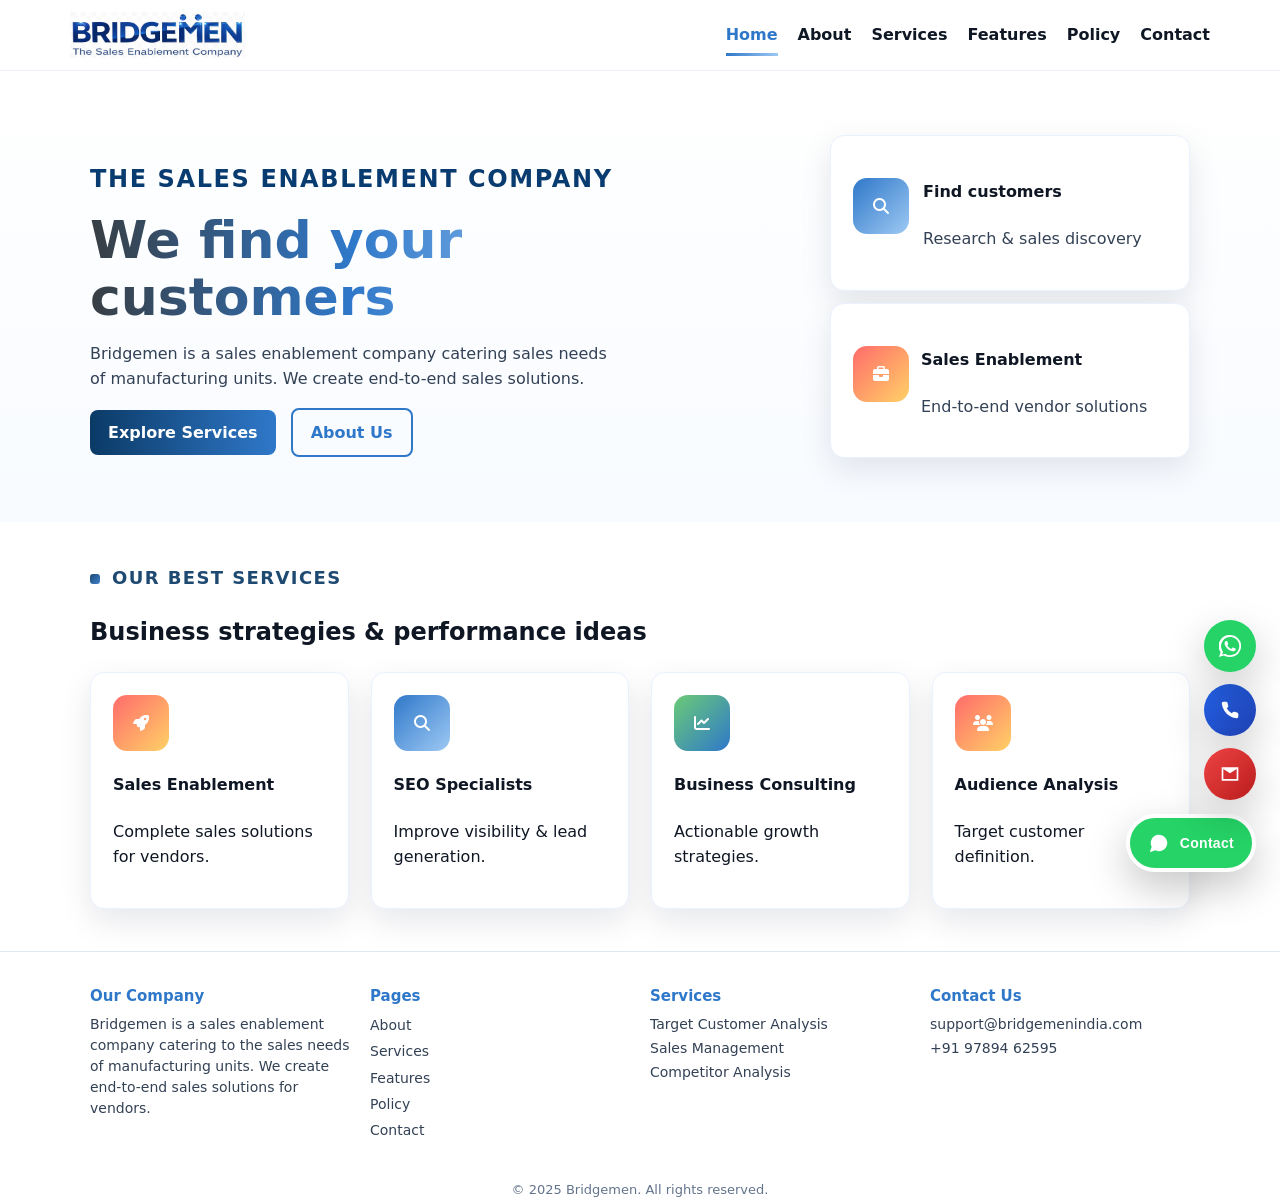
<file: index.html>
<!doctype html>
<html lang="en">

<head>
  <meta charset="utf-8" />
  <meta name="viewport" content="width=device-width,initial-scale=1" />
  <title>Bridgemen-Home</title>

  <!-- Styles -->
  <link rel="stylesheet" href="style.css">
  <link rel="stylesheet" href="https://cdnjs.cloudflare.com/ajax/libs/font-awesome/6.5.0/css/all.min.css">
  <link rel="icon" type="image/png" href="fav-icon.ico">
</head>

<body>

  <!-- HEADER -->
  <header class="header">
    <div class="container header-inner">

      <div class="brand">
        <a href="/">
          <img src="logo.png" alt="Bridgemen Logo">
        </a>
      </div>

      <button class="hamburger" aria-label="Toggle menu">
        <span></span>
        <span></span>
        <span></span>
      </button>

      <nav class="nav">
        <a href="index.html" class="active">Home</a>
        <a href="about.html">About</a>
        <a href="services.html">Services</a>
        <a href="features.html">Features</a>
        <a href="policy.html">Policy</a>
        <a href="contact.html">Contact</a>
      </nav>

    </div>
  </header>

  <main>

    <!-- HERO -->
    <section class="hero parallax">
      <div class="parallax">
        <div class="bg"
          style="background-image:url('https://bridgemenindia.com/wp-content/themes/gokyo-fse/assets/images/home-banner.jpg');">
        </div>
      </div>

      <div class="container hero-grid">
        <div class="hero-left content sr">
          <h3>The sales Enablement company</h3>
          <h1>We find your<br>customers</h1>
          <p>
            Bridgemen is a sales enablement company catering sales needs of
            manufacturing units. We create end-to-end sales solutions.
          </p>
          <a class="btn" href="services.html">Explore Services</a>
          <a class="btn-outline" href="about.html">About Us</a>
        </div>

        <div class="hero-deco" style="flex:1;min-height:260px;position:relative">
          <div style="width:360px;margin-left:auto;position:relative;z-index:2">

            <div class="card sr">
              <div style="display:flex;gap:14px;align-items:center">
                <div class="icon grad-b">
                  <i class="fa-solid fa-search"></i>
                </div>
                <div>
                  <h4>Find customers</h4>
                  <p class="text-muted">Research & sales discovery</p>
                </div>
              </div>
            </div>

            <div style="height:12px"></div>

            <div class="card sr">
              <div style="display:flex;gap:12px;align-items:center">
                <div class="icon grad-a">
                  <i class="fa-solid fa-briefcase"></i>
                </div>
                <div>
                  <h4>Sales Enablement</h4>
                  <p class="text-muted">End-to-end vendor solutions</p>
                </div>
              </div>
            </div>

          </div>
        </div>
      </div>
    </section>

    <!-- SERVICES -->
    <section class="section">
      <div class="container">
        <div class="subtitle">Our Best Services</div>
        <h2 class="title">Business strategies & performance ideas</h2>

        <div class="cards-grid sr">
          <div class="card">
            <div class="icon grad-a"><i class="fa-solid fa-rocket"></i></div>
            <h4>Sales Enablement</h4>
            <p>Complete sales solutions for vendors.</p>
          </div>

          <div class="card">
            <div class="icon grad-b"><i class="fa-solid fa-search"></i></div>
            <h4>SEO Specialists</h4>
            <p>Improve visibility & lead generation.</p>
          </div>

          <div class="card">
            <div class="icon grad-c"><i class="fa-solid fa-chart-line"></i></div>
            <h4>Business Consulting</h4>
            <p>Actionable growth strategies.</p>
          </div>

          <div class="card">
            <div class="icon grad-a"><i class="fa-solid fa-users"></i></div>
            <h4>Audience Analysis</h4>
            <p>Target customer definition.</p>
          </div>
        </div>
      </div>
    </section>

  </main>

  <!-- FOOTER -->
  <footer class="footer">
    <div class="container footer-grid">

      <div>
        <strong>Our Company</strong>
        <p>
          Bridgemen is a sales enablement company catering to the sales needs of
          manufacturing units. We create end-to-end sales solutions for vendors.
        </p>
      </div>

      <div>
        <strong>Pages</strong>
        <div class="pages pages-inline">
          <a href="about.html">About</a>
          <a href="services.html">Services</a>
          <a href="features.html">Features</a>
          <a href="policy.html">Policy</a>
          <a href="contact.html">Contact</a>
        </div>
      </div>

      <div class="services">
        <strong>Services</strong>
        <p>Target Customer Analysis</p>
        <p>Sales Management</p>
        <p>Competitor Analysis</p>
      </div>

      <div>
        <strong>Contact Us</strong>
        <p><a href="mailto:support@bridgemenindia.com">support@bridgemenindia.com</a></p>
        <p><a href="tel:+919789462595">+91 97894 62595</a></p>
      </div>

    </div>
  </footer>

  <div class="footer-bottom">
    © 2025 Bridgemen. All rights reserved.
  </div>
  <!-- QTEN STYLE FLOATING CONTACT FAB -->
  <div id="fab" class="fab" aria-label="Quick contact">

    <!-- MAIN CTA -->
    <button class="fab-main" aria-label="Contact us">
      <!-- Chat bubble SVG -->
      <svg viewBox="0 0 24 24" class="fab-icon" aria-hidden="true">
        <path fill="currentColor" d="M7.9 20A9 9 0 1 0 4 16.1L2 22Z" />
      </svg>
      <span class="fab-label">Contact</span>
    </button>

    <!-- ACTIONS -->
    <div class="fab-menu">

      <!-- WhatsApp -->
      <a href="https://wa.me/919789462595" target="_blank" class="fab-item whatsapp" aria-label="WhatsApp">
        <svg viewBox="0 0 24 24" width="22" height="22">
          <path fill="currentColor" d="M20.52 3.48A11.88 11.88 0 0 0 12 .04
             11.96 11.96 0 0 0 1.76 18.92L0 24
             l5.2-1.72A11.94 11.94 0 0 0 12 24
             12 12 0 0 0 20.52 3.48ZM12 22
             a9.93 9.93 0 0 1-5.07-1.39l-.36-.21-3.08 1
             1.02-3-.24-.38A9.9 9.9 0 1 1 12 22Zm5.46-7.44
             c-.3-.15-1.77-.87-2.04-.97-.27-.1-.47-.15-.66.15
             -.2.3-.76.97-.93 1.17-.17.2-.34.22-.64.07
             -.3-.15-1.25-.46-2.38-1.47-.88-.78-1.48-1.75
             -1.65-2.05-.17-.3-.02-.46.13-.61.14-.14.3-.37
             .46-.56.15-.2.2-.34.3-.56.1-.22.05-.42
             -.02-.57-.08-.15-.66-1.6-.9-2.2-.24-.57
             -.48-.5-.66-.5h-.56c-.2 0-.52.08-.8.37
             -.27.3-1.05 1.03-1.05 2.52s1.08 2.93
             1.23 3.13c.15.2 2.13 3.25 5.15 4.56
             .72.31 1.28.5 1.72.64.72.23 1.37.2
             1.88.12.57-.08 1.77-.72 2.02-1.42
             .25-.7.25-1.3.18-1.42-.07-.12-.27-.2-.57-.35Z" />
        </svg>
      </a>

      <!-- Phone -->
      <a href="tel:+919789462595" class="fab-item phone" aria-label="Call">
        <svg viewBox="0 0 24 24" width="20" height="20">
          <path fill="currentColor" d="M22 16.92v3a2 2 0 0 1-2.18 2
             19.79 19.79 0 0 1-8.63-3.07
             19.5 19.5 0 0 1-6-6
             19.79 19.79 0 0 1-3.07-8.67
             A2 2 0 0 1 4.11 2h3a2 2 0 0 1 2 1.72
             12.84 12.84 0 0 0 .7 2.81
             2 2 0 0 1-.45 2.11L8.09 9.91
             a16 16 0 0 0 6 6l1.27-1.27
             a2 2 0 0 1 2.11-.45
             12.84 12.84 0 0 0 2.81.7
             A2 2 0 0 1 22 16.92z" />
        </svg>
      </a>

      <!-- Email -->
      <a href="mailto:support@bridgemenindia.com" class="fab-item email" aria-label="Email">
        <svg viewBox="0 0 24 24" width="20" height="20">
          <path fill="currentColor" d="M2 4h20v16H2zM4 6v12h16V6l-8 5z" />
        </svg>
      </a>

    </div>
  </div>



  <script src="app.js"></script>
</body>

</html>
</file>
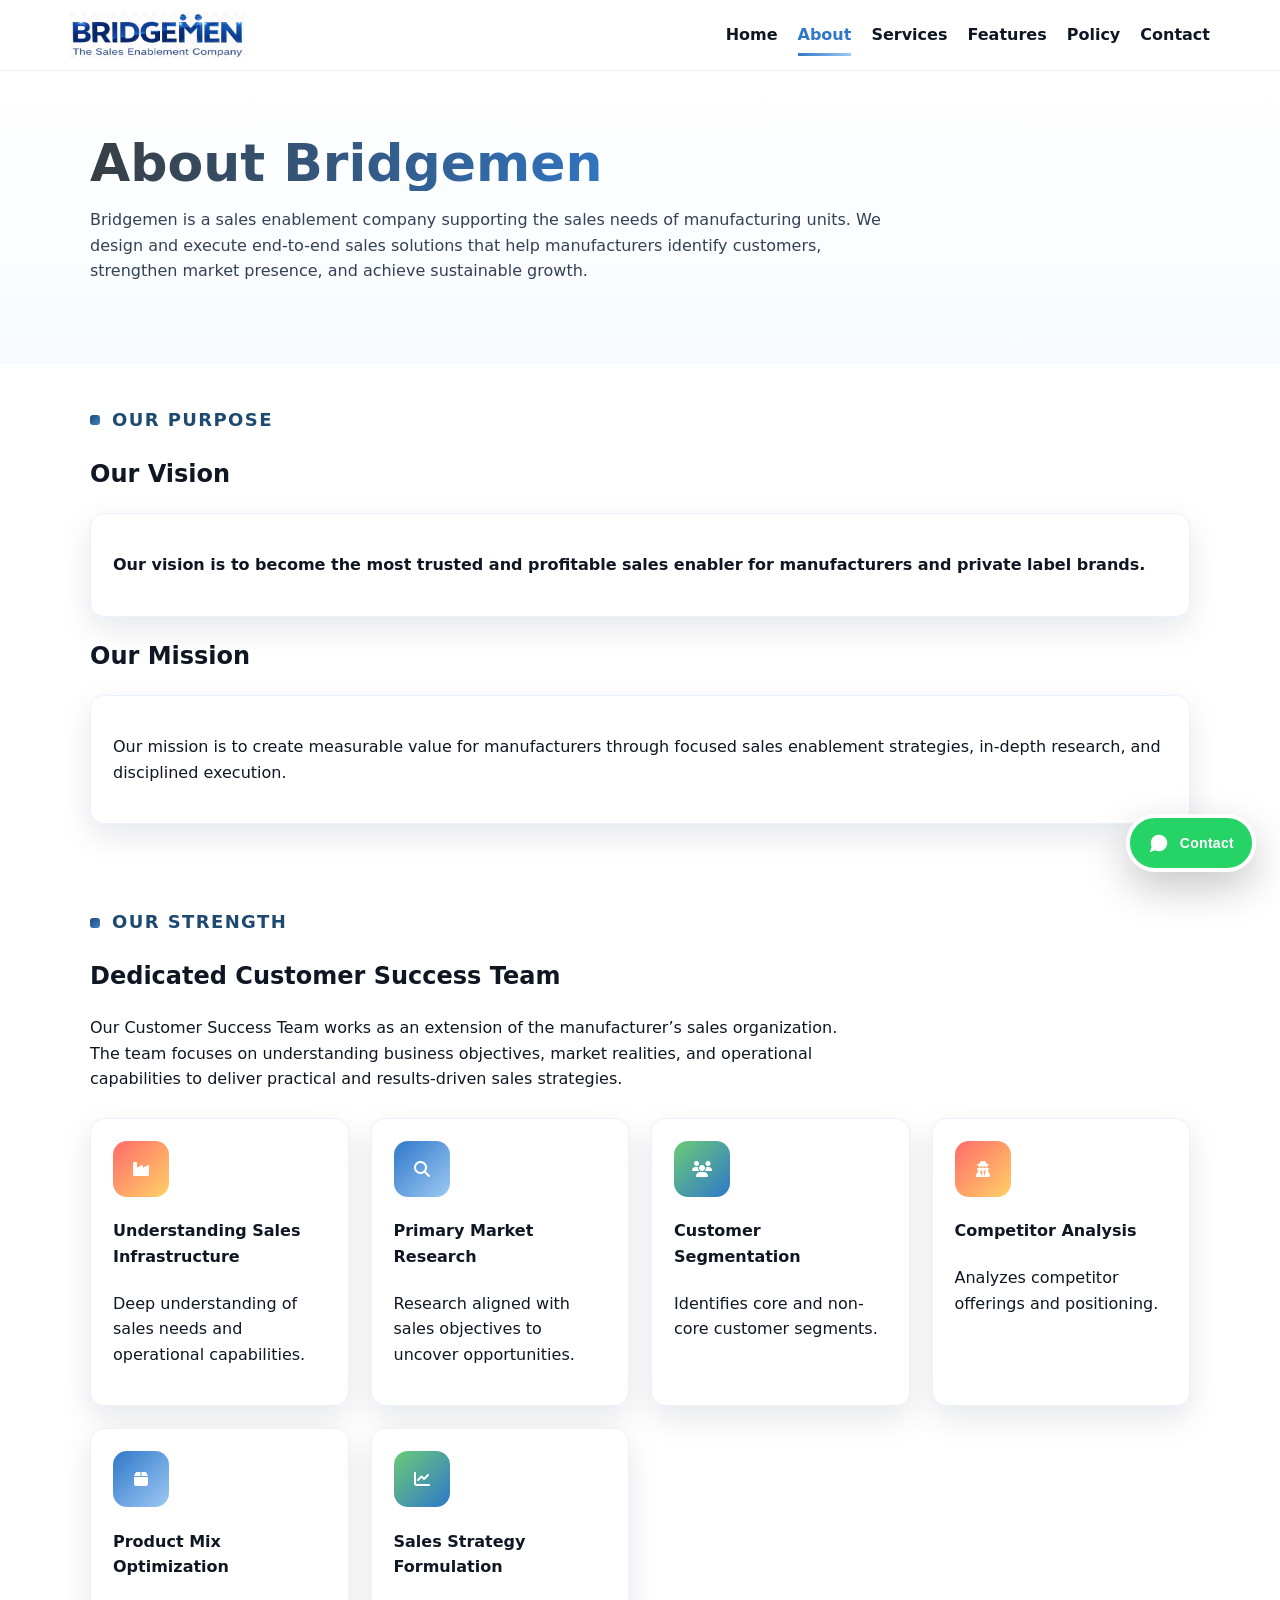
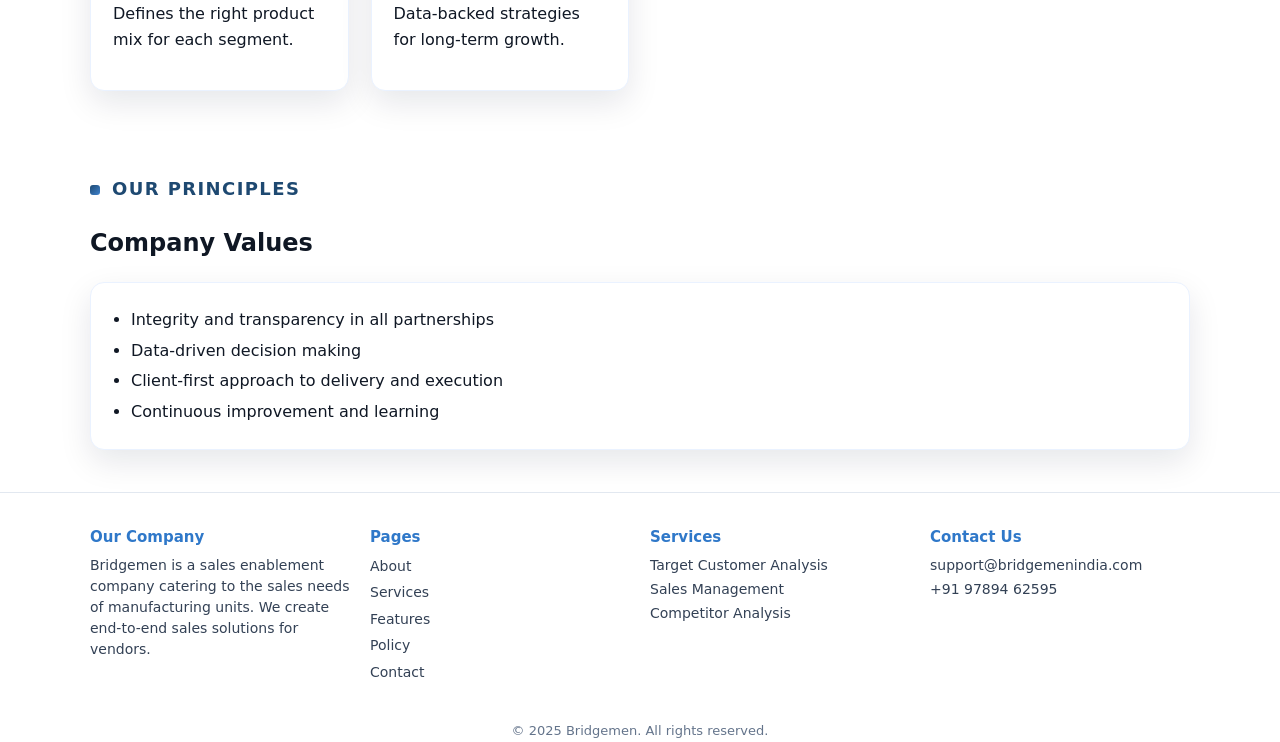
<file: about.html>
<!doctype html>
<html lang="en">

<head>
  <meta charset="utf-8" />
  <meta name="viewport" content="width=device-width,initial-scale=1" />
  <title>Bridgemen-About</title>

  <link rel="stylesheet" href="style.css">
  <link rel="stylesheet" href="https://cdnjs.cloudflare.com/ajax/libs/font-awesome/6.5.0/css/all.min.css">
  <link rel="icon" type="image/png" href="fav-icon.ico">
</head>
<body class="about-page">

  <!-- HEADER -->
  <header class="header">
    <div class="container header-inner">

      <div class="brand">
        <a href="/">
          <img src="logo.png" alt="Bridgemen-Logo">
        </a>
      </div>

      <!-- HAMBURGER (same as index) -->
      <button class="hamburger" aria-label="Toggle menu">
        <span></span>
        <span></span>
        <span></span>
      </button>

      <!-- NAV -->
      <nav class="nav">
        <a href="index.html">Home</a>
        <a href="about.html" class="active">About</a>
        <a href="services.html">Services</a>
        <a href="features.html">Features</a>
        <a href="policy.html">Policy</a>
        <a href="contact.html">Contact</a>
      </nav>

    </div>
  </header>

  <main>
    <!-- ABOUT HERO -->
    <section class="hero">
      <div class="container sr">
        <h1>About Bridgemen</h1>
        <p class="text-muted" style="max-width:820px;">
          Bridgemen is a sales enablement company supporting the sales needs of manufacturing units.
          We design and execute end-to-end sales solutions that help manufacturers identify customers,
          strengthen market presence, and achieve sustainable growth.
        </p>
      </div>
    </section>

    <!-- VISION & MISSION -->
    <section class="section">
      <div class="container sr">
        <div class="subtitle">Our Purpose</div>

        <h2 class="title">Our Vision</h2>
        <div class="card" style="margin-bottom:20px;">
          <p><strong>
              Our vision is to become the most trusted and profitable sales enabler for manufacturers
              and private label brands.
            </strong></p>
        </div>

        <h2 class="title">Our Mission</h2>
        <div class="card">
          <p class="text-muted">
            Our mission is to create measurable value for manufacturers through focused sales
            enablement strategies, in-depth research, and disciplined execution.
          </p>
        </div>
      </div>
    </section>

    <!-- CUSTOMER SUCCESS TEAM -->
    <section class="section">
      <div class="container sr">
        <div class="subtitle">Our Strength</div>
        <h2 class="title">Dedicated Customer Success Team</h2>

        <p class="text-muted" style="max-width:780px;margin-bottom:26px;">
          Our Customer Success Team works as an extension of the manufacturer’s sales organization.
          The team focuses on understanding business objectives, market realities, and operational
          capabilities to deliver practical and results-driven sales strategies.
        </p>

        <div class="cards-grid">
          <div class="card">
            <div class="icon grad-a"><i class="fa fa-industry"></i></div>
            <h4>Understanding Sales Infrastructure</h4>
            <p class="text-muted">Deep understanding of sales needs and operational capabilities.</p>
          </div>

          <div class="card">
            <div class="icon grad-b"><i class="fa fa-search"></i></div>
            <h4>Primary Market Research</h4>
            <p class="text-muted">Research aligned with sales objectives to uncover opportunities.</p>
          </div>

          <div class="card">
            <div class="icon grad-c"><i class="fa fa-users"></i></div>
            <h4>Customer Segmentation</h4>
            <p class="text-muted">Identifies core and non-core customer segments.</p>
          </div>

          <div class="card">
            <div class="icon grad-a"><i class="fa fa-user-secret"></i></div>
            <h4>Competitor Analysis</h4>
            <p class="text-muted">Analyzes competitor offerings and positioning.</p>
          </div>

          <div class="card">
            <div class="icon grad-b"><i class="fa fa-box"></i></div>
            <h4>Product Mix Optimization</h4>
            <p class="text-muted">Defines the right product mix for each segment.</p>
          </div>

          <div class="card">
            <div class="icon grad-c"><i class="fa fa-chart-line"></i></div>
            <h4>Sales Strategy Formulation</h4>
            <p class="text-muted">Data-backed strategies for long-term growth.</p>
          </div>
        </div>
      </div>
    </section>

    <!-- VALUES -->
    <section class="section">
      <div class="container sr">
        <div class="subtitle">Our Principles</div>
        <h2 class="title">Company Values</h2>

        <div class="card">
          <ul class="text-muted" style="line-height:1.9;margin:0;padding-left:18px;">
            <li>Integrity and transparency in all partnerships</li>
            <li>Data-driven decision making</li>
            <li>Client-first approach to delivery and execution</li>
            <li>Continuous improvement and learning</li>
          </ul>
        </div>
      </div>
    </section>

  </main>

  <!-- FOOTER (same as index) -->
  <footer class="footer">
    <div class="container footer-grid">

      <div>
        <strong>Our Company</strong>
        <p>
          Bridgemen is a sales enablement company catering to the sales needs of manufacturing units.
          We create end-to-end sales solutions for vendors.
        </p>
      </div>

      <div>
        <strong>Pages</strong>
        <div class="pages pages-inline">
          <a href="about.html">About</a>
          <a href="services.html">Services</a>
          <a href="features.html">Features</a>
          <a href="policy.html">Policy</a>
          <a href="contact.html">Contact</a>
        </div>
      </div>

      <div>
        <strong>Services</strong>
        <p>Target Customer Analysis</p>
        <p>Sales Management</p>
        <p>Competitor Analysis</p>
      </div>

      <div>
        <strong>Contact Us</strong>
        <p><a href="mailto:support@bridgemenindia.com">support@bridgemenindia.com</a></p>
        <p><a href="tel:+919789462595">+91 97894 62595</a></p>
      </div>

    </div>
  </footer>

  <div class="footer-bottom">
    © 2025 Bridgemen. All rights reserved.
  </div>
  <!-- QTEN STYLE FLOATING CONTACT FAB -->
  <div id="fab" class="fab" aria-label="Quick contact">

    <!-- MAIN CTA -->
    <button class="fab-main" aria-label="Contact us">
      <!-- Chat bubble SVG -->
      <svg viewBox="0 0 24 24" class="fab-icon" aria-hidden="true">
        <path fill="currentColor" d="M7.9 20A9 9 0 1 0 4 16.1L2 22Z" />
      </svg>
      <span class="fab-label">Contact</span>
    </button>

    <!-- ACTIONS -->
    <div class="fab-menu">

      <!-- WhatsApp -->
      <a href="https://wa.me/919789462595" target="_blank" class="fab-item whatsapp" aria-label="WhatsApp">
        <svg viewBox="0 0 24 24" width="22" height="22">
          <path fill="currentColor" d="M20.52 3.48A11.88 11.88 0 0 0 12 .04
             11.96 11.96 0 0 0 1.76 18.92L0 24
             l5.2-1.72A11.94 11.94 0 0 0 12 24
             12 12 0 0 0 20.52 3.48ZM12 22
             a9.93 9.93 0 0 1-5.07-1.39l-.36-.21-3.08 1
             1.02-3-.24-.38A9.9 9.9 0 1 1 12 22Zm5.46-7.44
             c-.3-.15-1.77-.87-2.04-.97-.27-.1-.47-.15-.66.15
             -.2.3-.76.97-.93 1.17-.17.2-.34.22-.64.07
             -.3-.15-1.25-.46-2.38-1.47-.88-.78-1.48-1.75
             -1.65-2.05-.17-.3-.02-.46.13-.61.14-.14.3-.37
             .46-.56.15-.2.2-.34.3-.56.1-.22.05-.42
             -.02-.57-.08-.15-.66-1.6-.9-2.2-.24-.57
             -.48-.5-.66-.5h-.56c-.2 0-.52.08-.8.37
             -.27.3-1.05 1.03-1.05 2.52s1.08 2.93
             1.23 3.13c.15.2 2.13 3.25 5.15 4.56
             .72.31 1.28.5 1.72.64.72.23 1.37.2
             1.88.12.57-.08 1.77-.72 2.02-1.42
             .25-.7.25-1.3.18-1.42-.07-.12-.27-.2-.57-.35Z" />
        </svg>
      </a>

      <!-- Phone -->
      <a href="tel:+919789462595" class="fab-item phone" aria-label="Call">
        <svg viewBox="0 0 24 24" width="20" height="20">
          <path fill="currentColor" d="M22 16.92v3a2 2 0 0 1-2.18 2
             19.79 19.79 0 0 1-8.63-3.07
             19.5 19.5 0 0 1-6-6
             19.79 19.79 0 0 1-3.07-8.67
             A2 2 0 0 1 4.11 2h3a2 2 0 0 1 2 1.72
             12.84 12.84 0 0 0 .7 2.81
             2 2 0 0 1-.45 2.11L8.09 9.91
             a16 16 0 0 0 6 6l1.27-1.27
             a2 2 0 0 1 2.11-.45
             12.84 12.84 0 0 0 2.81.7
             A2 2 0 0 1 22 16.92z" />
        </svg>
      </a>

      <!-- Email -->
      <a href="mailto:support@bridgemenindia.com" class="fab-item email" aria-label="Email">
        <svg viewBox="0 0 24 24" width="20" height="20">
          <path fill="currentColor" d="M2 4h20v16H2zM4 6v12h16V6l-8 5z" />
        </svg>
      </a>

    </div>
  </div>



  <script src="app.js"></script>
</body>

</html>
</file>
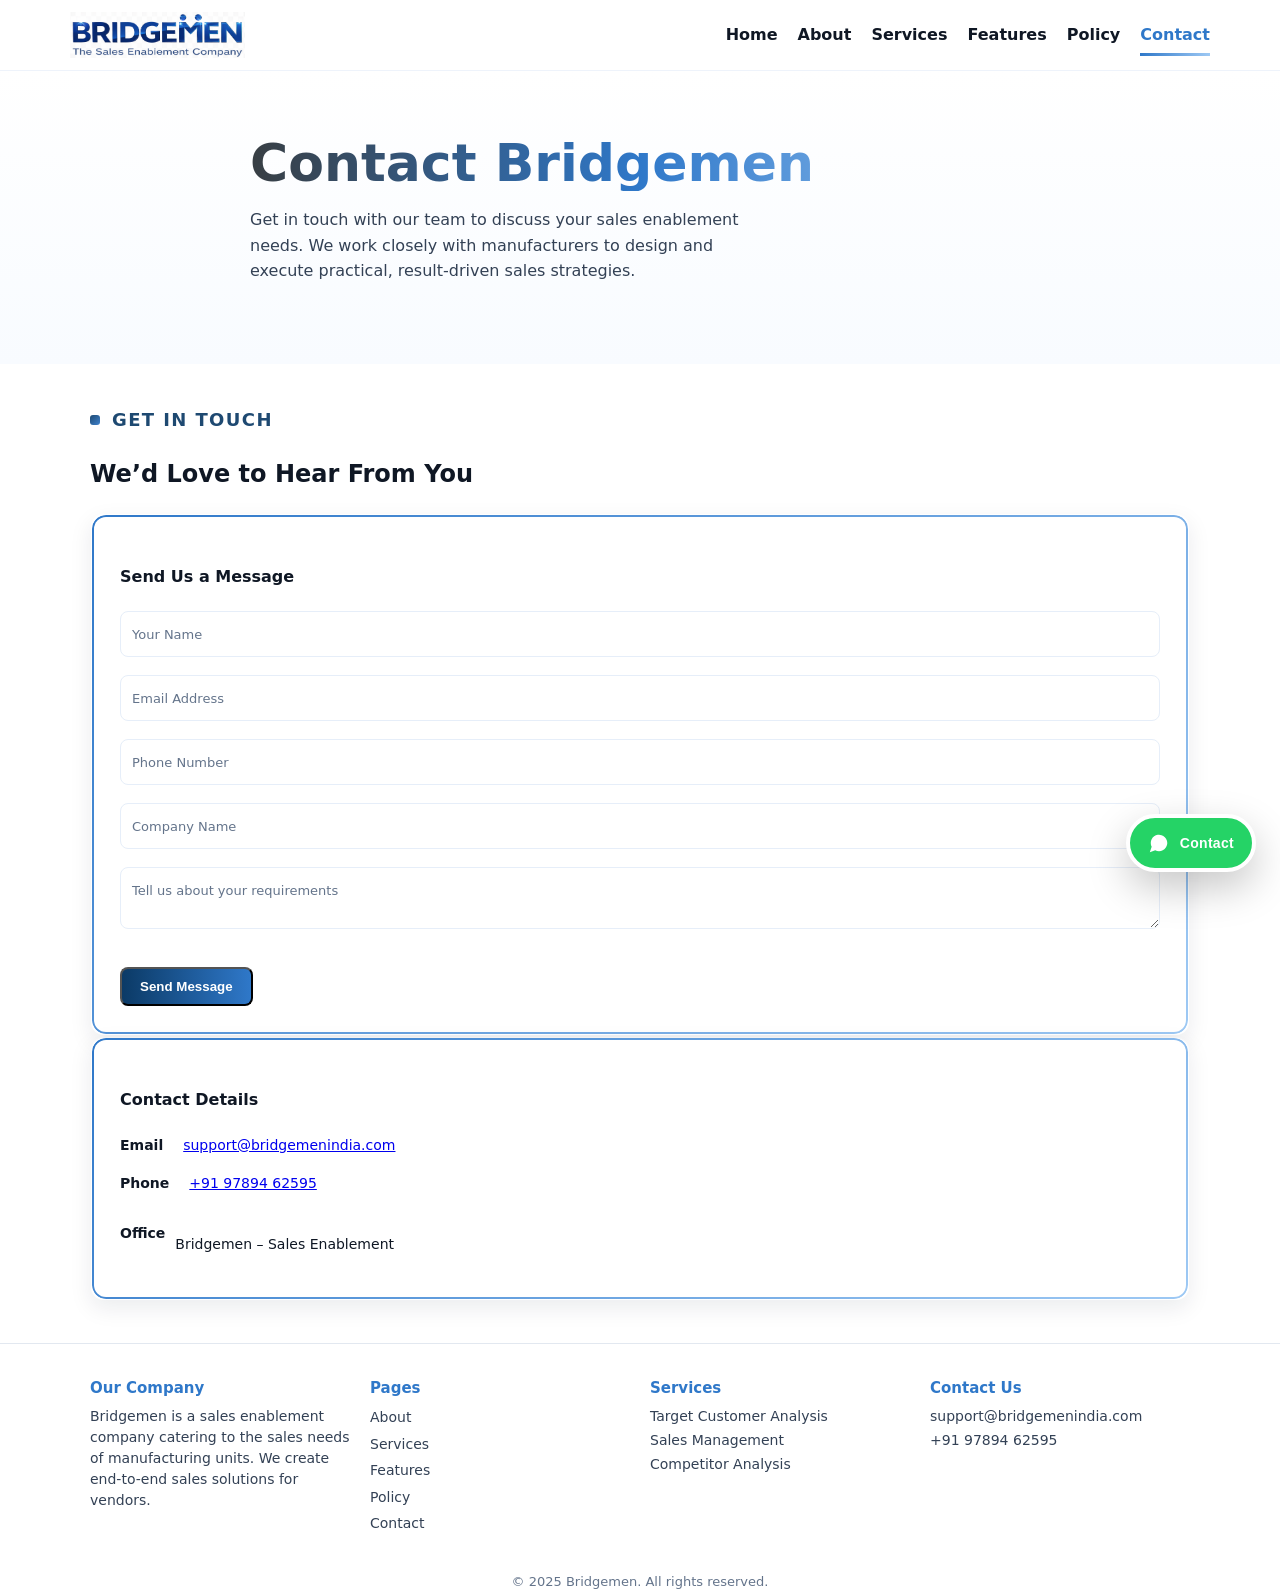
<file: contact.html>
<!doctype html>
<html lang="en">

<head>
  <meta charset="utf-8" />
  <meta name="viewport" content="width=device-width,initial-scale=1" />
  <title>Bridgemen-Contact</title>

  <link rel="stylesheet" href="style.css">
  <link rel="stylesheet" href="https://cdnjs.cloudflare.com/ajax/libs/font-awesome/6.5.0/css/all.min.css">
  <link rel="icon" type="image/png" href="fav-icon.ico">
</head>

<body class="contact-page">

  <!-- HEADER -->
  <header class="header">
    <div class="container header-inner">

      <div class="brand">
        <a href="/">
          <img src="logo.png" alt="Bridgemen Logo">
        </a>
      </div>

      <button class="hamburger" aria-label="Toggle navigation">
        <span></span><span></span><span></span>
      </button>

      <nav class="nav">
        <a href="index.html">Home</a>
        <a href="about.html">About</a>
        <a href="services.html">Services</a>
        <a href="features.html">Features</a>
        <a href="policy.html">Policy</a>
        <a href="contact.html" class="active">Contact</a>
      </nav>

    </div>
  </header>

  <main>

    <!-- HERO -->
    <section class="hero">
      <div class="container sr" style="max-width:820px;">
        <h1>Contact Bridgemen</h1>
        <p class="text-muted">
          Get in touch with our team to discuss your sales enablement needs.
          We work closely with manufacturers to design and execute
          practical, result-driven sales strategies.
        </p>
      </div>
    </section>

    <!-- CONTACT -->
    <section class="section">
      <div class="container sr">

        <div class="subtitle">Get In Touch</div>
        <h2 class="title">We’d Love to Hear From You</h2>

        <div class="contact-grid">

          <!-- FORM -->
          <form class="card contact-form" onsubmit="
    event.preventDefault();
    const popup = document.getElementById('success-popup');
    popup.classList.add('show');
    setTimeout(() => window.location.href = 'index.html', 2500);
  ">


            <h4>Send Us a Message</h4>

            <div class="form-group">
              <input type="text" name="name" placeholder=" " required>
              <label>Your Name</label>
            </div>

            <div class="form-group">
              <input type="email" name="email" placeholder=" " required>
              <label>Email Address</label>
            </div>

            <div class="form-group">
              <input type="tel" name="phone" placeholder=" ">
              <label>Phone Number</label>
            </div>

            <div class="form-group">
              <input type="text" name="company" placeholder=" ">
              <label>Company Name</label>
            </div>

            <div class="form-group">
              <textarea name="message" placeholder=" " required></textarea>
              <label>Tell us about your requirements</label>
            </div>

            <button class="btn" type="submit">Send Message</button>

          </form>


          <!-- DETAILS -->
          <aside class="card contact-info">
            <h4>Contact Details</h4>

            <p>
              <strong>Email</strong><br>
              <a href="mailto:support@bridgemenindia.com">support@bridgemenindia.com</a>
            </p>

            <p>
              <strong>Phone</strong><br>
              <a href="tel:+919789462595">+91 97894 62595</a>
            </p>

            <p>
              <strong>Office</strong><br>
              Bridgemen – Sales Enablement
            </p>
          </aside>

        </div>

      </div>

    </section>

  </main>

  <!-- FOOTER -->
  <footer class="footer">
    <div class="container footer-grid">

      <div>
        <strong>Our Company</strong>
        <p>
          Bridgemen is a sales enablement company catering to the sales needs
          of manufacturing units. We create end-to-end sales solutions for vendors.
        </p>
      </div>

      <div>
        <strong>Pages</strong>
        <div class="pages pages-inline">
          <a href="about.html">About</a>
          <a href="services.html">Services</a>
          <a href="features.html">Features</a>
          <a href="policy.html">Policy</a>
          <a href="contact.html">Contact</a>
        </div>
      </div>

      <div>
        <strong>Services</strong>
        <p>Target Customer Analysis</p>
        <p>Sales Management</p>
        <p>Competitor Analysis</p>
      </div>

      <div>
        <strong>Contact Us</strong>
        <p><a href="mailto:support@bridgemenindia.com">support@bridgemenindia.com</a></p>
        <p><a href="tel:+919789462595">+91 97894 62595</a></p>
      </div>

    </div>
  </footer>

  <div class="footer-bottom">
    © 2025 Bridgemen. All rights reserved.
  </div>
  <!-- QTEN STYLE FLOATING CONTACT FAB -->
  <div id="fab" class="fab" aria-label="Quick contact">

    <!-- MAIN CTA -->
    <button class="fab-main" aria-label="Contact us">
      <!-- Chat bubble SVG -->
      <svg viewBox="0 0 24 24" class="fab-icon" aria-hidden="true">
        <path fill="currentColor" d="M7.9 20A9 9 0 1 0 4 16.1L2 22Z" />
      </svg>
      <span class="fab-label">Contact</span>
    </button>

    <!-- ACTIONS -->
    <div class="fab-menu">

      <!-- WhatsApp -->
      <a href="https://wa.me/919789462595" target="_blank" class="fab-item whatsapp" aria-label="WhatsApp">
        <svg viewBox="0 0 24 24" width="22" height="22">
          <path fill="currentColor" d="M20.52 3.48A11.88 11.88 0 0 0 12 .04
             11.96 11.96 0 0 0 1.76 18.92L0 24
             l5.2-1.72A11.94 11.94 0 0 0 12 24
             12 12 0 0 0 20.52 3.48ZM12 22
             a9.93 9.93 0 0 1-5.07-1.39l-.36-.21-3.08 1
             1.02-3-.24-.38A9.9 9.9 0 1 1 12 22Zm5.46-7.44
             c-.3-.15-1.77-.87-2.04-.97-.27-.1-.47-.15-.66.15
             -.2.3-.76.97-.93 1.17-.17.2-.34.22-.64.07
             -.3-.15-1.25-.46-2.38-1.47-.88-.78-1.48-1.75
             -1.65-2.05-.17-.3-.02-.46.13-.61.14-.14.3-.37
             .46-.56.15-.2.2-.34.3-.56.1-.22.05-.42
             -.02-.57-.08-.15-.66-1.6-.9-2.2-.24-.57
             -.48-.5-.66-.5h-.56c-.2 0-.52.08-.8.37
             -.27.3-1.05 1.03-1.05 2.52s1.08 2.93
             1.23 3.13c.15.2 2.13 3.25 5.15 4.56
             .72.31 1.28.5 1.72.64.72.23 1.37.2
             1.88.12.57-.08 1.77-.72 2.02-1.42
             .25-.7.25-1.3.18-1.42-.07-.12-.27-.2-.57-.35Z" />
        </svg>
      </a>

      <!-- Phone -->
      <a href="tel:+919789462595" class="fab-item phone" aria-label="Call">
        <svg viewBox="0 0 24 24" width="20" height="20">
          <path fill="currentColor" d="M22 16.92v3a2 2 0 0 1-2.18 2
             19.79 19.79 0 0 1-8.63-3.07
             19.5 19.5 0 0 1-6-6
             19.79 19.79 0 0 1-3.07-8.67
             A2 2 0 0 1 4.11 2h3a2 2 0 0 1 2 1.72
             12.84 12.84 0 0 0 .7 2.81
             2 2 0 0 1-.45 2.11L8.09 9.91
             a16 16 0 0 0 6 6l1.27-1.27
             a2 2 0 0 1 2.11-.45
             12.84 12.84 0 0 0 2.81.7
             A2 2 0 0 1 22 16.92z" />
        </svg>
      </a>

      <!-- Email -->
      <a href="mailto:support@bridgemenindia.com" class="fab-item email" aria-label="Email">
        <svg viewBox="0 0 24 24" width="20" height="20">
          <path fill="currentColor" d="M2 4h20v16H2zM4 6v12h16V6l-8 5z" />
        </svg>
      </a>

    </div>
  </div>

  <!-- Loading Spinner Overlay -->
  <div id="loading-overlay">
    <div class="spinner"></div>
  </div>

  <!-- Toast Notifications -->
  <div id="toast-container"></div>

  <!-- Apple‑Style Popup -->
  <div id="success-popup">
    <div class="popup-card">
      <div class="popup-icon">
        <svg viewBox="0 0 24 24">
          <path fill="url(#grad1)" d="M9.5 16.2l-3.7-3.7-1.4 1.4 5.1 5.1 10-10-1.4-1.4z" />
          <defs>
            <linearGradient id="grad1" x1="0%" y1="0%" x2="100%" y2="100%">
              <stop offset="0%" stop-color="#2F78C9" />
              <stop offset="100%" stop-color="#9EC9F4" />
            </linearGradient>
          </defs>
        </svg>
      </div>
      <h3>Message Sent</h3>
      <p>Thank you for contacting us. Redirecting…</p>
    </div>
  </div>


  <script src="app.js"></script>
</body>

</html>
</file>
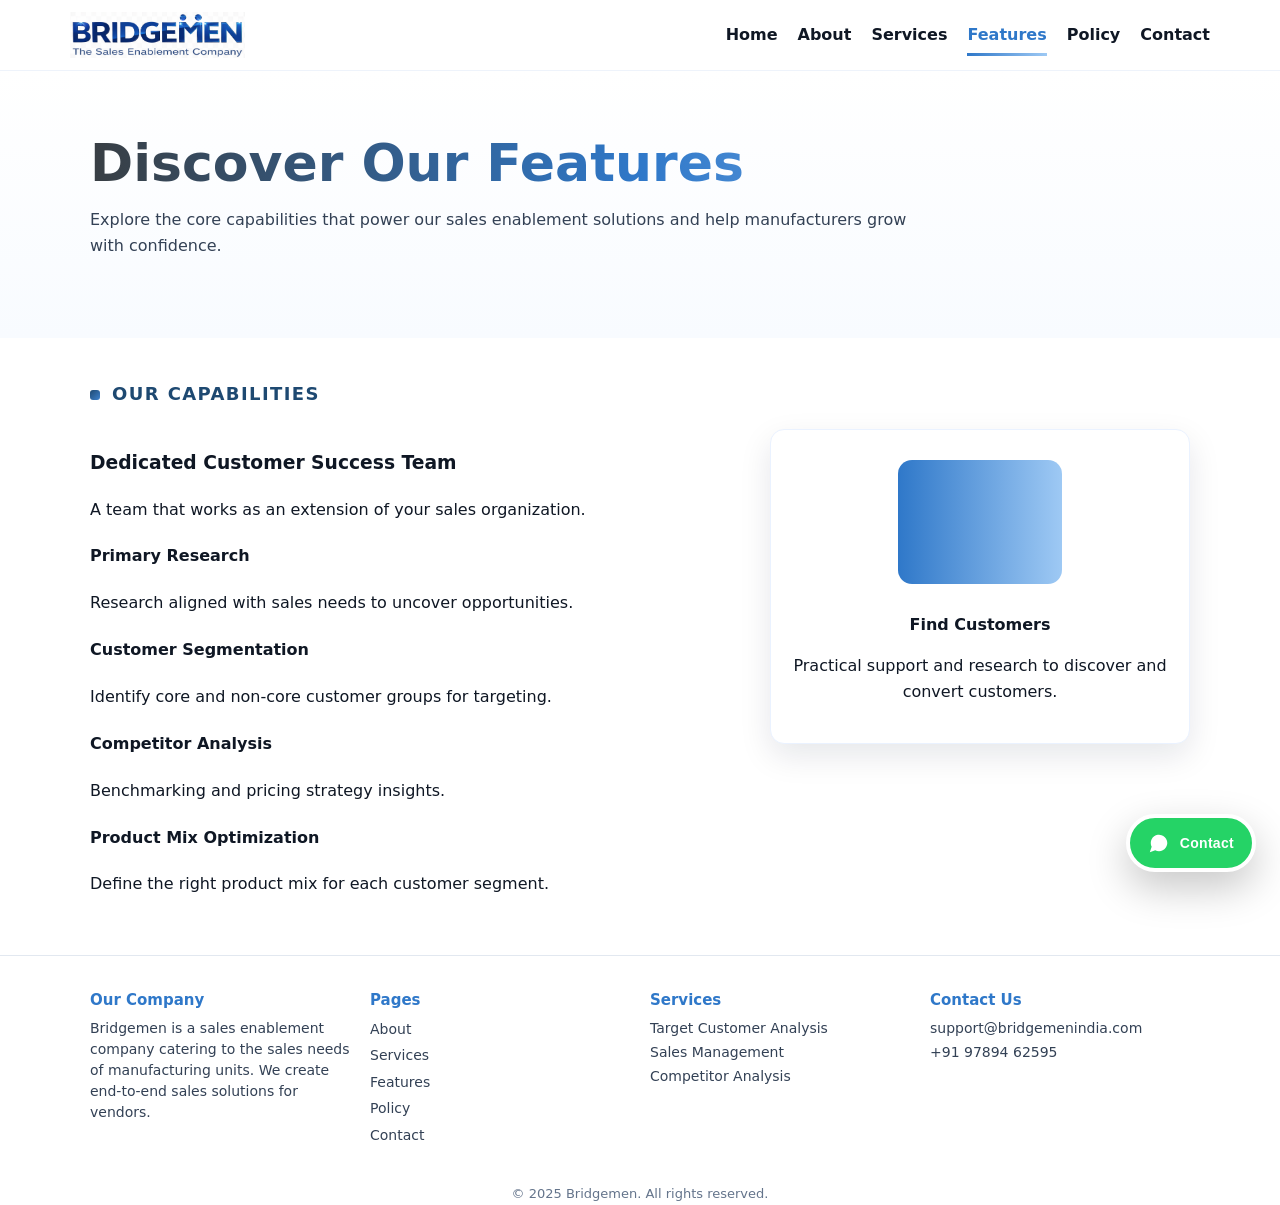
<file: features.html>
<!doctype html>
<html lang="en">

<head>
  <meta charset="utf-8" />
  <meta name="viewport" content="width=device-width,initial-scale=1" />
  <title>Bridgemen-Features</title>

  <link rel="stylesheet" href="style.css">
  <link rel="stylesheet" href="https://cdnjs.cloudflare.com/ajax/libs/font-awesome/6.5.0/css/all.min.css">
  <link rel="icon" type="image/png" href="fav-icon.ico">
</head>

<body class="features-page">

  <!-- HEADER -->
  <header class="header">
    <div class="container header-inner">

      <div class="brand">
        <a href="/">
          <img src="logo.png" alt="Bridgemen Logo">
        </a>
      </div>

      <button class="hamburger" aria-label="Toggle navigation">
        <span></span>
        <span></span>
        <span></span>
      </button>

      <nav class="nav">
        <a href="index.html">Home</a>
        <a href="about.html">About</a>
        <a href="services.html">Services</a>
        <a href="features.html" class="active">Features</a>
        <a href="policy.html">Policy</a>
        <a href="contact.html">Contact</a>
      </nav>

    </div>
  </header>

  <main>

    <!-- PAGE HERO -->
    <section class="hero">
      <div class="container sr">
        <h1>Discover Our Features</h1>
        <p class="text-muted" style="max-width:820px;">
          Explore the core capabilities that power our sales enablement solutions
          and help manufacturers grow with confidence.
        </p>
      </div>
    </section>

    <!-- FEATURES SECTION -->
    <section class="section">
      <div class="container">

        <div class="subtitle">Our Capabilities</div>

        <div class="row" style="display:flex;gap:28px;align-items:flex-start;flex-wrap:wrap">

          <!-- LEFT COLUMN -->
          <div style="flex:1;min-width:320px">
            <h3>Dedicated Customer Success Team</h3>
            <p class="text-muted">A team that works as an extension of your sales organization.</p>

            <div class="feature-list">

              <div class="feature-item sr">
                <h4>Primary Research</h4>
                <p class="text-muted">Research aligned with sales needs to uncover opportunities.</p>
              </div>

              <div class="feature-item sr">
                <h4>Customer Segmentation</h4>
                <p class="text-muted">Identify core and non‑core customer groups for targeting.</p>
              </div>

              <div class="feature-item sr">
                <h4>Competitor Analysis</h4>
                <p class="text-muted">Benchmarking and pricing strategy insights.</p>
              </div>

              <div class="feature-item sr">
                <h4>Product Mix Optimization</h4>
                <p class="text-muted">Define the right product mix for each customer segment.</p>
              </div>

            </div>
          </div>

          <!-- RIGHT COLUMN -->
          <div style="width:420px">
            <div class="card sr" style="text-align:center">
              <svg class="svg-anim" width="180" height="140" viewBox="0 0 180 140" fill="none">
                <rect x="8" y="8" width="164" height="124" rx="14" fill="url(#g1)" />
                <defs>
                  <linearGradient id="g1" x1="0" x2="1">
                    <stop offset="0" stop-color="#2f78c9" />
                    <stop offset="1" stop-color="#9ec9f4" />
                  </linearGradient>
                </defs>
              </svg>
              <strong style="display:block;margin-top:12px">Find Customers</strong>
              <p class="text-muted">Practical support and research to discover and convert customers.</p>
            </div>
          </div>

        </div>
      </div>
    </section>

  </main>

  <!-- FOOTER -->
  <footer class="footer">
    <div class="container footer-grid">

      <div>
        <strong>Our Company</strong>
        <p>
          Bridgemen is a sales enablement company catering to the sales needs of
          manufacturing units. We create end‑to‑end sales solutions for vendors.
        </p>
      </div>

      <div>
        <strong>Pages</strong>
        <div class="pages pages-inline">
          <a href="about.html">About</a>
          <a href="services.html">Services</a>
          <a href="features.html">Features</a>
          <a href="policy.html">Policy</a>
          <a href="contact.html">Contact</a>
        </div>
      </div>

      <div>
        <strong>Services</strong>
        <p>Target Customer Analysis</p>
        <p>Sales Management</p>
        <p>Competitor Analysis</p>
      </div>

      <div>
        <strong>Contact Us</strong>
        <p><a href="mailto:support@bridgemenindia.com">support@bridgemenindia.com</a></p>
        <p><a href="tel:+919789462595">+91 97894 62595</a></p>
      </div>

    </div>
  </footer>

  <div class="footer-bottom">
    © 2025 Bridgemen. All rights reserved.
  </div>
  <!-- QTEN STYLE FLOATING CONTACT FAB -->
  <div id="fab" class="fab" aria-label="Quick contact">

    <!-- MAIN CTA -->
    <button class="fab-main" aria-label="Contact us">
      <!-- Chat bubble SVG -->
      <svg viewBox="0 0 24 24" class="fab-icon" aria-hidden="true">
        <path fill="currentColor" d="M7.9 20A9 9 0 1 0 4 16.1L2 22Z" />
      </svg>
      <span class="fab-label">Contact</span>
    </button>

    <!-- ACTIONS -->
    <div class="fab-menu">

      <!-- WhatsApp -->
      <a href="https://wa.me/919789462595" target="_blank" class="fab-item whatsapp" aria-label="WhatsApp">
        <svg viewBox="0 0 24 24" width="22" height="22">
          <path fill="currentColor" d="M20.52 3.48A11.88 11.88 0 0 0 12 .04
             11.96 11.96 0 0 0 1.76 18.92L0 24
             l5.2-1.72A11.94 11.94 0 0 0 12 24
             12 12 0 0 0 20.52 3.48ZM12 22
             a9.93 9.93 0 0 1-5.07-1.39l-.36-.21-3.08 1
             1.02-3-.24-.38A9.9 9.9 0 1 1 12 22Zm5.46-7.44
             c-.3-.15-1.77-.87-2.04-.97-.27-.1-.47-.15-.66.15
             -.2.3-.76.97-.93 1.17-.17.2-.34.22-.64.07
             -.3-.15-1.25-.46-2.38-1.47-.88-.78-1.48-1.75
             -1.65-2.05-.17-.3-.02-.46.13-.61.14-.14.3-.37
             .46-.56.15-.2.2-.34.3-.56.1-.22.05-.42
             -.02-.57-.08-.15-.66-1.6-.9-2.2-.24-.57
             -.48-.5-.66-.5h-.56c-.2 0-.52.08-.8.37
             -.27.3-1.05 1.03-1.05 2.52s1.08 2.93
             1.23 3.13c.15.2 2.13 3.25 5.15 4.56
             .72.31 1.28.5 1.72.64.72.23 1.37.2
             1.88.12.57-.08 1.77-.72 2.02-1.42
             .25-.7.25-1.3.18-1.42-.07-.12-.27-.2-.57-.35Z" />
        </svg>
      </a>

      <!-- Phone -->
      <a href="tel:+919789462595" class="fab-item phone" aria-label="Call">
        <svg viewBox="0 0 24 24" width="20" height="20">
          <path fill="currentColor" d="M22 16.92v3a2 2 0 0 1-2.18 2
             19.79 19.79 0 0 1-8.63-3.07
             19.5 19.5 0 0 1-6-6
             19.79 19.79 0 0 1-3.07-8.67
             A2 2 0 0 1 4.11 2h3a2 2 0 0 1 2 1.72
             12.84 12.84 0 0 0 .7 2.81
             2 2 0 0 1-.45 2.11L8.09 9.91
             a16 16 0 0 0 6 6l1.27-1.27
             a2 2 0 0 1 2.11-.45
             12.84 12.84 0 0 0 2.81.7
             A2 2 0 0 1 22 16.92z" />
        </svg>
      </a>

      <!-- Email -->
      <a href="mailto:support@bridgemenindia.com" class="fab-item email" aria-label="Email">
        <svg viewBox="0 0 24 24" width="20" height="20">
          <path fill="currentColor" d="M2 4h20v16H2zM4 6v12h16V6l-8 5z" />
        </svg>
      </a>

    </div>
  </div>


  <script src="app.js"></script>
</body>

</html>
</file>
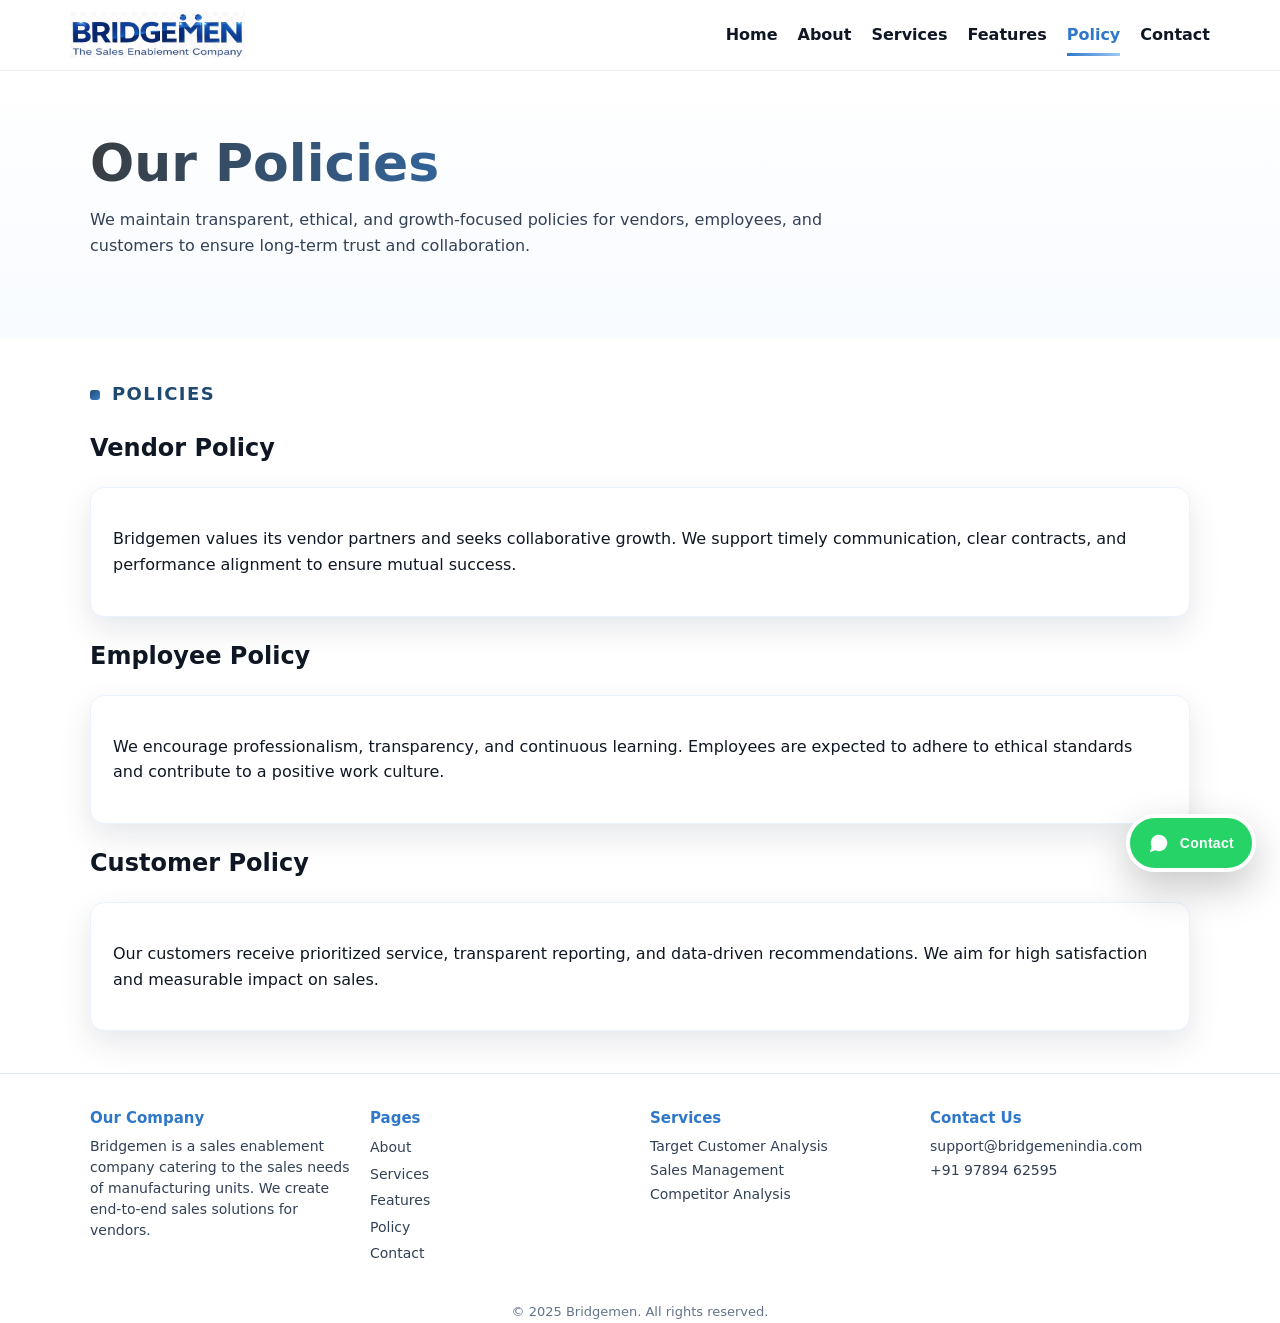
<file: policy.html>
<!doctype html>
<html lang="en">

<head>
  <meta charset="utf-8" />
  <meta name="viewport" content="width=device-width,initial-scale=1" />
  <title>Bridgemen-Policy</title>

  <link rel="stylesheet" href="style.css">
  <link rel="stylesheet" href="https://cdnjs.cloudflare.com/ajax/libs/font-awesome/6.5.0/css/all.min.css">
  <link rel="icon" type="image/png" href="fav-icon.ico">
</head>

<body class="policy-page">

  <!-- HEADER -->
  <header class="header">
    <div class="container header-inner">

      <div class="brand">
        <a href="/">
          <img src="logo.png" alt="Bridgemen Logo">
        </a>
      </div>

      <button class="hamburger" aria-label="Toggle navigation">
        <span></span>
        <span></span>
        <span></span>
      </button>

      <nav class="nav">
        <a href="index.html">Home</a>
        <a href="about.html">About</a>
        <a href="services.html">Services</a>
        <a href="features.html">Features</a>
        <a href="policy.html" class="active">Policy</a>
        <a href="contact.html">Contact</a>
      </nav>

    </div>
  </header>

  <main>

    <!-- PAGE HERO -->
    <section class="hero">
      <div class="container sr">
        <h1>Our Policies</h1>
        <p class="text-muted" style="max-width:820px;">
          We maintain transparent, ethical, and growth‑focused policies for vendors,
          employees, and customers to ensure long‑term trust and collaboration.
        </p>
      </div>
    </section>

    <!-- POLICY CONTENT -->
    <section class="section">
      <div class="container">

        <div class="subtitle">Policies</div>

        <h2 class="title">Vendor Policy</h2>
        <div class="card policy-card sr">
          <p>
            Bridgemen values its vendor partners and seeks collaborative growth.
            We support timely communication, clear contracts, and performance alignment
            to ensure mutual success.
          </p>
        </div>

        <h2 class="title">Employee Policy</h2>
        <div class="card policy-card sr">
          <p>
            We encourage professionalism, transparency, and continuous learning.
            Employees are expected to adhere to ethical standards and contribute
            to a positive work culture.
          </p>
        </div>

        <h2 class="title">Customer Policy</h2>
        <div class="card policy-card sr">
          <p>
            Our customers receive prioritized service, transparent reporting,
            and data‑driven recommendations. We aim for high satisfaction and
            measurable impact on sales.
          </p>
        </div>

      </div>
    </section>

  </main>

  <!-- FOOTER -->
  <footer class="footer">
    <div class="container footer-grid">

      <div>
        <strong>Our Company</strong>
        <p>
          Bridgemen is a sales enablement company catering to the sales needs
          of manufacturing units. We create end‑to‑end sales solutions for vendors.
        </p>
      </div>

      <div>
        <strong>Pages</strong>
        <div class="pages pages-inline">
          <a href="about.html">About</a>
          <a href="services.html">Services</a>
          <a href="features.html">Features</a>
          <a href="policy.html">Policy</a>
          <a href="contact.html">Contact</a>
        </div>
      </div>

      <div>
        <strong>Services</strong>
        <p>Target Customer Analysis</p>
        <p>Sales Management</p>
        <p>Competitor Analysis</p>
      </div>

      <div>
        <strong>Contact Us</strong>
        <p><a href="mailto:support@bridgemenindia.com">support@bridgemenindia.com</a></p>
        <p><a href="tel:+919789462595">+91 97894 62595</a></p>
      </div>

    </div>
  </footer>

  <div class="footer-bottom">
    © 2025 Bridgemen. All rights reserved.
  </div>
  <!-- QTEN STYLE FLOATING CONTACT FAB -->
  <div id="fab" class="fab" aria-label="Quick contact">

    <!-- MAIN CTA -->
    <button class="fab-main" aria-label="Contact us">
      <!-- Chat bubble SVG -->
      <svg viewBox="0 0 24 24" class="fab-icon" aria-hidden="true">
        <path fill="currentColor" d="M7.9 20A9 9 0 1 0 4 16.1L2 22Z" />
      </svg>
      <span class="fab-label">Contact</span>
    </button>

    <!-- ACTIONS -->
    <div class="fab-menu">

      <!-- WhatsApp -->
      <a href="https://wa.me/919789462595" target="_blank" class="fab-item whatsapp" aria-label="WhatsApp">
        <svg viewBox="0 0 24 24" width="22" height="22">
          <path fill="currentColor" d="M20.52 3.48A11.88 11.88 0 0 0 12 .04
             11.96 11.96 0 0 0 1.76 18.92L0 24
             l5.2-1.72A11.94 11.94 0 0 0 12 24
             12 12 0 0 0 20.52 3.48ZM12 22
             a9.93 9.93 0 0 1-5.07-1.39l-.36-.21-3.08 1
             1.02-3-.24-.38A9.9 9.9 0 1 1 12 22Zm5.46-7.44
             c-.3-.15-1.77-.87-2.04-.97-.27-.1-.47-.15-.66.15
             -.2.3-.76.97-.93 1.17-.17.2-.34.22-.64.07
             -.3-.15-1.25-.46-2.38-1.47-.88-.78-1.48-1.75
             -1.65-2.05-.17-.3-.02-.46.13-.61.14-.14.3-.37
             .46-.56.15-.2.2-.34.3-.56.1-.22.05-.42
             -.02-.57-.08-.15-.66-1.6-.9-2.2-.24-.57
             -.48-.5-.66-.5h-.56c-.2 0-.52.08-.8.37
             -.27.3-1.05 1.03-1.05 2.52s1.08 2.93
             1.23 3.13c.15.2 2.13 3.25 5.15 4.56
             .72.31 1.28.5 1.72.64.72.23 1.37.2
             1.88.12.57-.08 1.77-.72 2.02-1.42
             .25-.7.25-1.3.18-1.42-.07-.12-.27-.2-.57-.35Z" />
        </svg>
      </a>

      <!-- Phone -->
      <a href="tel:+919789462595" class="fab-item phone" aria-label="Call">
        <svg viewBox="0 0 24 24" width="20" height="20">
          <path fill="currentColor" d="M22 16.92v3a2 2 0 0 1-2.18 2
             19.79 19.79 0 0 1-8.63-3.07
             19.5 19.5 0 0 1-6-6
             19.79 19.79 0 0 1-3.07-8.67
             A2 2 0 0 1 4.11 2h3a2 2 0 0 1 2 1.72
             12.84 12.84 0 0 0 .7 2.81
             2 2 0 0 1-.45 2.11L8.09 9.91
             a16 16 0 0 0 6 6l1.27-1.27
             a2 2 0 0 1 2.11-.45
             12.84 12.84 0 0 0 2.81.7
             A2 2 0 0 1 22 16.92z" />
        </svg>
      </a>

      <!-- Email -->
      <a href="mailto:support@bridgemenindia.com" class="fab-item email" aria-label="Email">
        <svg viewBox="0 0 24 24" width="20" height="20">
          <path fill="currentColor" d="M2 4h20v16H2zM4 6v12h16V6l-8 5z" />
        </svg>
      </a>

    </div>
  </div>



  <script src="app.js"></script>
</body>

</html>
</file>
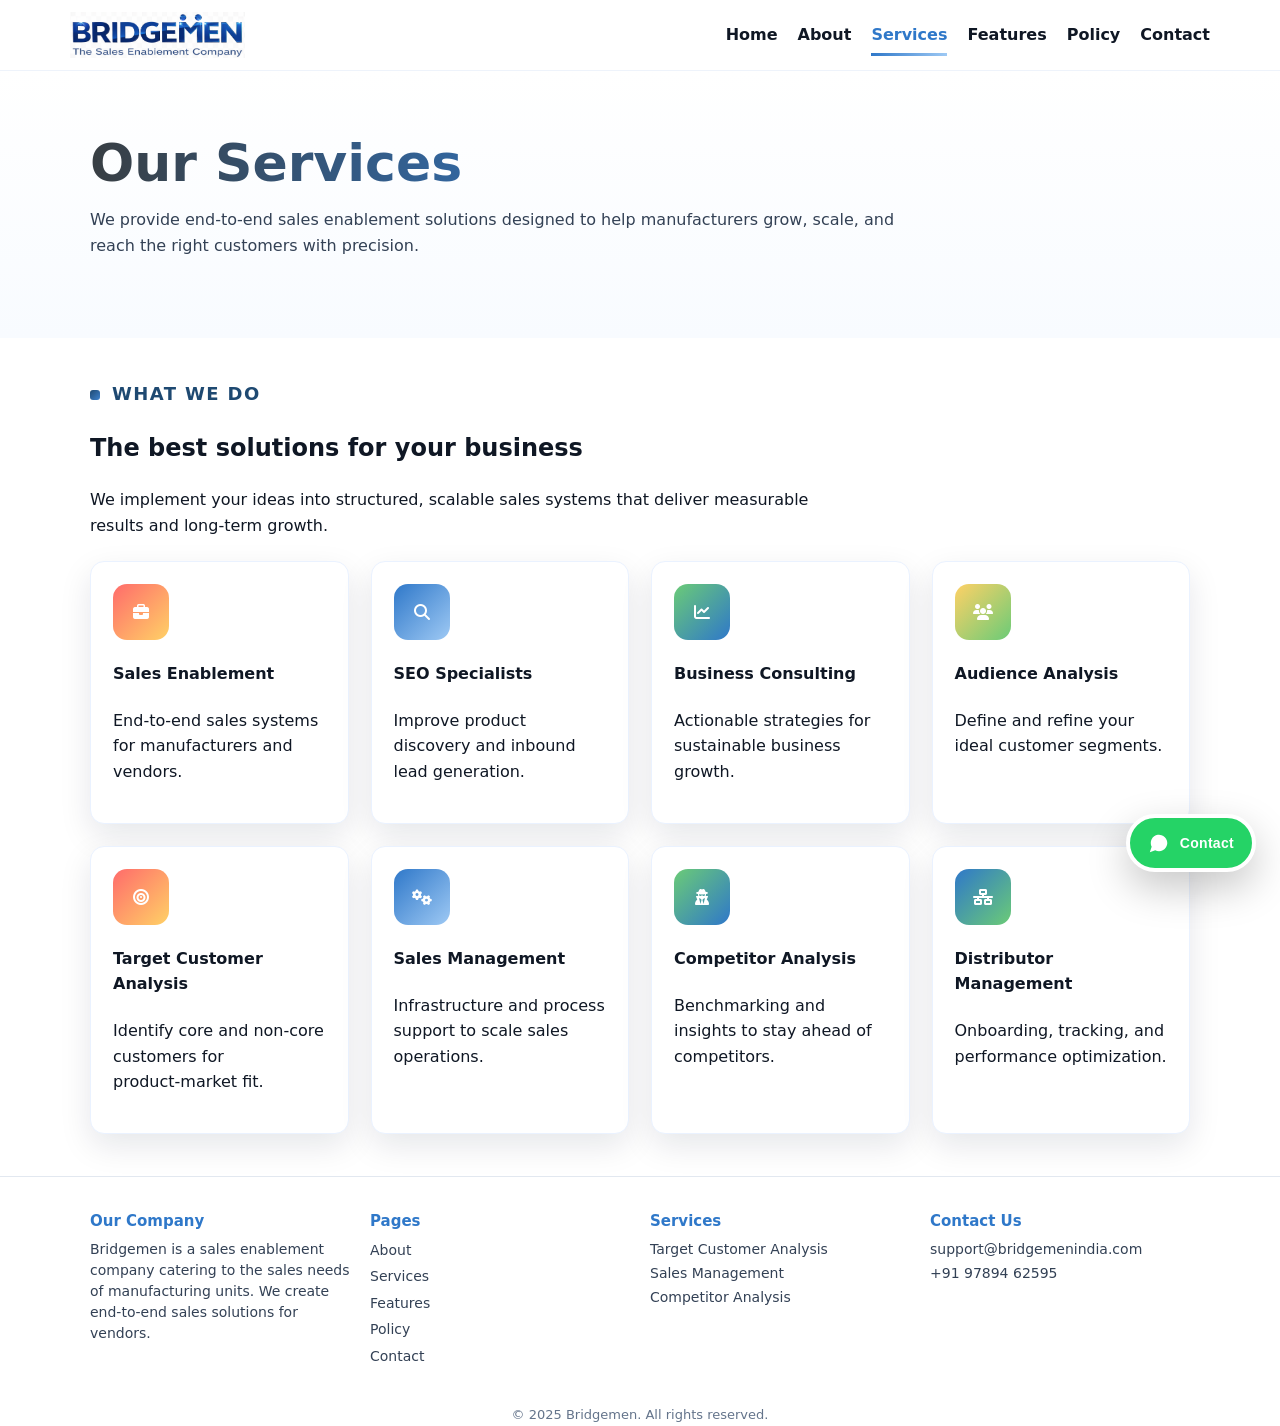
<file: services.html>
<!doctype html>
<html lang="en">

<head>
  <meta charset="utf-8" />
  <meta name="viewport" content="width=device-width,initial-scale=1" />
  <title>Bridgemen-Services</title>

  <link rel="stylesheet" href="style.css">
  <link rel="stylesheet" href="https://cdnjs.cloudflare.com/ajax/libs/font-awesome/6.5.0/css/all.min.css">
  <link rel="icon" type="image/png" href="fav-icon.ico">
</head>

<body class="services-page">

  <!-- HEADER -->
  <header class="header">
    <div class="container header-inner">

      <div class="brand">
        <a href="/">
          <img src="logo.png" alt="Bridgemen Logo">
        </a>
      </div>

      <button class="hamburger" aria-label="Toggle navigation">
        <span></span>
        <span></span>
        <span></span>
      </button>

      <nav class="nav">
        <a href="index.html">Home</a>
        <a href="about.html">About</a>
        <a href="services.html" class="active">Services</a>
        <a href="features.html">Features</a>
        <a href="policy.html">Policy</a>
        <a href="contact.html">Contact</a>
      </nav>

    </div>
  </header>

  <main>

    <!-- PAGE HERO -->
    <section class="hero">
      <div class="container sr">
        <h1>Our Services</h1>
        <p class="text-muted" style="max-width:820px;">
          We provide end‑to‑end sales enablement solutions designed to help manufacturers
          grow, scale, and reach the right customers with precision.
        </p>
      </div>
    </section>

    <!-- SERVICES GRID -->
    <section class="section">
      <div class="container">

        <div class="subtitle">What We Do</div>
        <h2 class="title">The best solutions for your business</h2>
        <p class="text-muted" style="max-width:760px;">
          We implement your ideas into structured, scalable sales systems that deliver
          measurable results and long‑term growth.
        </p>

        <div class="cards-grid" style="margin-top:22px;">

          <div class="card sr">
            <div class="icon grad-a"><i class="fa fa-briefcase"></i></div>
            <h4>Sales Enablement</h4>
            <p>End‑to‑end sales systems for manufacturers and vendors.</p>
          </div>

          <div class="card sr">
            <div class="icon grad-b"><i class="fa fa-search"></i></div>
            <h4>SEO Specialists</h4>
            <p>Improve product discovery and inbound lead generation.</p>
          </div>

          <div class="card sr">
            <div class="icon grad-c"><i class="fa fa-chart-line"></i></div>
            <h4>Business Consulting</h4>
            <p>Actionable strategies for sustainable business growth.</p>
          </div>

          <div class="card sr">
            <div class="icon" style="background:linear-gradient(135deg,var(--accent-2),var(--accent-3));">
              <i class="fa fa-users"></i>
            </div>
            <h4>Audience Analysis</h4>
            <p>Define and refine your ideal customer segments.</p>
          </div>

          <div class="card sr">
            <div class="icon grad-a"><i class="fa fa-bullseye"></i></div>
            <h4>Target Customer Analysis</h4>
            <p>Identify core and non‑core customers for product‑market fit.</p>
          </div>

          <div class="card sr">
            <div class="icon grad-b"><i class="fa fa-cogs"></i></div>
            <h4>Sales Management</h4>
            <p>Infrastructure and process support to scale sales operations.</p>
          </div>

          <div class="card sr">
            <div class="icon grad-c"><i class="fa fa-user-secret"></i></div>
            <h4>Competitor Analysis</h4>
            <p>Benchmarking and insights to stay ahead of competitors.</p>
          </div>

          <div class="card sr">
            <div class="icon" style="background:linear-gradient(135deg,var(--blue-primary),var(--accent-3));">
              <i class="fa fa-network-wired"></i>
            </div>
            <h4>Distributor Management</h4>
            <p>Onboarding, tracking, and performance optimization.</p>
          </div>

        </div>
      </div>
    </section>

  </main>

  <!-- FOOTER (same as index/about) -->
  <footer class="footer">
    <div class="container footer-grid">

      <div>
        <strong>Our Company</strong>
        <p>
          Bridgemen is a sales enablement company catering to the sales needs
          of manufacturing units. We create end‑to‑end sales solutions for vendors.
        </p>
      </div>

      <div>
        <strong>Pages</strong>
        <div class="pages pages-inline">
          <a href="about.html">About</a>
          <a href="services.html">Services</a>
          <a href="features.html">Features</a>
          <a href="policy.html">Policy</a>
          <a href="contact.html">Contact</a>
        </div>
      </div>

      <div>
        <strong>Services</strong>
        <p>Target Customer Analysis</p>
        <p>Sales Management</p>
        <p>Competitor Analysis</p>
      </div>

      <div>
        <strong>Contact Us</strong>
        <p><a href="mailto:support@bridgemenindia.com">support@bridgemenindia.com</a></p>
        <p><a href="tel:+919789462595">+91 97894 62595</a></p>
      </div>

    </div>
  </footer>

  <div class="footer-bottom">
    © 2025 Bridgemen. All rights reserved.
  </div>
  <!-- QTEN STYLE FLOATING CONTACT FAB -->
  <div id="fab" class="fab" aria-label="Quick contact">

    <!-- MAIN CTA -->
    <button class="fab-main" aria-label="Contact us">
      <!-- Chat bubble SVG -->
      <svg viewBox="0 0 24 24" class="fab-icon" aria-hidden="true">
        <path fill="currentColor" d="M7.9 20A9 9 0 1 0 4 16.1L2 22Z" />
      </svg>
      <span class="fab-label">Contact</span>
    </button>

    <!-- ACTIONS -->
    <div class="fab-menu">

      <!-- WhatsApp -->
      <a href="https://wa.me/919789462595" target="_blank" class="fab-item whatsapp" aria-label="WhatsApp">
        <svg viewBox="0 0 24 24" width="22" height="22">
          <path fill="currentColor" d="M20.52 3.48A11.88 11.88 0 0 0 12 .04
             11.96 11.96 0 0 0 1.76 18.92L0 24
             l5.2-1.72A11.94 11.94 0 0 0 12 24
             12 12 0 0 0 20.52 3.48ZM12 22
             a9.93 9.93 0 0 1-5.07-1.39l-.36-.21-3.08 1
             1.02-3-.24-.38A9.9 9.9 0 1 1 12 22Zm5.46-7.44
             c-.3-.15-1.77-.87-2.04-.97-.27-.1-.47-.15-.66.15
             -.2.3-.76.97-.93 1.17-.17.2-.34.22-.64.07
             -.3-.15-1.25-.46-2.38-1.47-.88-.78-1.48-1.75
             -1.65-2.05-.17-.3-.02-.46.13-.61.14-.14.3-.37
             .46-.56.15-.2.2-.34.3-.56.1-.22.05-.42
             -.02-.57-.08-.15-.66-1.6-.9-2.2-.24-.57
             -.48-.5-.66-.5h-.56c-.2 0-.52.08-.8.37
             -.27.3-1.05 1.03-1.05 2.52s1.08 2.93
             1.23 3.13c.15.2 2.13 3.25 5.15 4.56
             .72.31 1.28.5 1.72.64.72.23 1.37.2
             1.88.12.57-.08 1.77-.72 2.02-1.42
             .25-.7.25-1.3.18-1.42-.07-.12-.27-.2-.57-.35Z" />
        </svg>
      </a>

      <!-- Phone -->
      <a href="tel:+919789462595" class="fab-item phone" aria-label="Call">
        <svg viewBox="0 0 24 24" width="20" height="20">
          <path fill="currentColor" d="M22 16.92v3a2 2 0 0 1-2.18 2
             19.79 19.79 0 0 1-8.63-3.07
             19.5 19.5 0 0 1-6-6
             19.79 19.79 0 0 1-3.07-8.67
             A2 2 0 0 1 4.11 2h3a2 2 0 0 1 2 1.72
             12.84 12.84 0 0 0 .7 2.81
             2 2 0 0 1-.45 2.11L8.09 9.91
             a16 16 0 0 0 6 6l1.27-1.27
             a2 2 0 0 1 2.11-.45
             12.84 12.84 0 0 0 2.81.7
             A2 2 0 0 1 22 16.92z" />
        </svg>
      </a>

      <!-- Email -->
      <a href="mailto:support@bridgemenindia.com" class="fab-item email" aria-label="Email">
        <svg viewBox="0 0 24 24" width="20" height="20">
          <path fill="currentColor" d="M2 4h20v16H2zM4 6v12h16V6l-8 5z" />
        </svg>
      </a>

    </div>
  </div>



  <script src="app.js"></script>
</body>

</html>
</file>
<file: style.css>
/* =====================================================
   BRIDGEMEN — QTEN WHITE THEME (STABLE RESET)
   Fully Commented & Organized Version
===================================================== */


/* =====================================================
   ROOT VARIABLES (COLORS, SHADOWS, GLOBAL TOKENS)
===================================================== */
:root {
  --blue-primary: #2f78c9;
  --blue-light: #9ec9f4;
  --blue-dark: #0b3a66;

  --accent-1: #ff6b6b;
  --accent-2: #ffd166;
  --accent-3: #6bcb77;

  --bg: #ffffff;
  --muted: #f6fbff;
  --text: #0f1724;
  --card-border: #eaf2ff;

  --mobile-bar-height: 62px;

  --elev-1: 0 8px 22px rgba(8,22,48,.08);
  --elev-2: 0 12px 32px rgba(8,22,48,.10);
  --elev-3: 0 16px 40px rgba(0,0,0,.22);
}


/* =====================================================
   GLOBAL RESET
===================================================== */
* { box-sizing: border-box; }
html, body { margin: 0; padding: 0; }

body {
  font-family: Inter, system-ui, -apple-system, Segoe UI, Roboto, Arial;
  color: var(--text);
  background: var(--bg);
  line-height: 1.6;
}


/* =====================================================
   GLOBAL CONTAINER
===================================================== */
.container {
  max-width: 1140px;
  margin: auto;
  padding: 0 20px;
}


/* =====================================================
   HEADER (DESKTOP)
===================================================== */
.header {
  position: sticky;
  top: 0;
  z-index: 1200;
  background: rgba(255,255,255,.96);
  border-bottom: 1px solid #eef3fb;
  transition: box-shadow .3s ease;
}

.header.scrolled {
  box-shadow: 0 4px 12px rgba(0,0,0,0.08);
}

.header-inner {
  display: flex;
  align-items: center;
  justify-content: space-between;
  padding: 12px 0;
}

.brand img {
  height: 46px;
  display: block;
}


/* =====================================================
   NAVIGATION (DESKTOP)
===================================================== */
.nav {
  display: flex;
  align-items: center;
}

.nav a {
  margin-left: 20px;
  font-weight: 600;
  color: var(--text);
  text-decoration: none;
  position: relative;
}

.nav a.active {
  color: var(--blue-primary);
}

.nav a.active::after {
  content: "";
  position: absolute;
  left: 0;
  bottom: -8px;
  width: 100%;
  height: 3px;
  background: linear-gradient(90deg,var(--blue-primary),var(--blue-light));
}

@media (min-width: 769px) {
  .nav { transform: none !important; }
}


/* =====================================================
   SUBTITLE COMPONENT
===================================================== */
.subtitle {
  font-size: 18px;
  font-weight: 700;
  text-transform: uppercase;
  letter-spacing: 1.4px;
  margin-bottom: 20px;
  position: relative;
  padding-left: 22px;
  color: var(--blue-dark);
  opacity: 0.92;
  transition: color .25s ease, letter-spacing .25s ease;
}

.subtitle::before {
  content: "";
  position: absolute;
  left: 0;
  top: 50%;
  width: 10px;
  height: 10px;
  background: linear-gradient(135deg, var(--blue-dark), var(--blue-primary));
  border-radius: 3px;
  transform: translateY(-50%) rotate(0deg);
  transition: transform .35s ease, background .35s ease;
}

.subtitle:hover {
  color: var(--blue-primary);
  letter-spacing: 1.8px;
}

.subtitle:hover::before {
  transform: translateY(-50%) rotate(45deg);
  background: linear-gradient(135deg, var(--blue-primary), var(--blue-light));
}


/* =====================================================
   HAMBURGER (MOBILE) — A3 GRADIENT BORDER + ANIMATION
===================================================== */
.hamburger {
  display: none;
}

@media (max-width: 768px) {

  .hamburger {
    width: 38px;
    height: 32px;
    padding: 6px;
    border-radius: 10px;
    background: linear-gradient(135deg, #2f78c9, #9ec9f4);
    display: flex;
    flex-direction: column;
    justify-content: space-between;
    cursor: pointer;
    border: none;
    position: relative;
    z-index: 2000;
	    grid-column: 3;
    justify-self: end;
  }

  .hamburger span {
    display: block;
    width: 100%;
    height: 3px;
    background: #ffffff;
    border-radius: 3px;
    transition: all .35s ease;
  }

  .hamburger.active span:nth-child(1) {
    transform: rotate(45deg) translate(6px, 6px);
  }

  .hamburger.active span:nth-child(2) {
    opacity: 0;
    transform: translateX(-10px);
  }

  .hamburger.active span:nth-child(3) {
    transform: rotate(-45deg) translate(6px, -6px);
  }
}


/* =====================================================
   HERO SECTION
===================================================== */
.hero {
  padding: 64px 0;
  background: linear-gradient(180deg,#ffffff 0%,#f8fbff 100%);
}

.hero-grid {
  display: flex;
  gap: 40px;
  align-items: center;
}

.hero h3 {
  font-size: 24px;
  letter-spacing: 1.6px;
  text-transform: uppercase;
  font-weight: 800;
  color: #083b6f;
  margin-bottom: 14px;
}

.hero h1 {
  font-size: 52px;
  line-height: 1.08;
  margin: 0 0 14px;
  font-weight: 900;
  background: linear-gradient(90deg,#383e43,var(--blue-primary),var(--blue-light));
  -webkit-background-clip: text;
  -webkit-text-fill-color: transparent;
}

.hero p {
  max-width: 520px;
  color: #334155;
}


/* =====================================================
   BUTTONS
===================================================== */
.btn, .btn-outline {
  display: inline-flex;
  padding: 10px 18px;
  border-radius: 8px;
  font-weight: 700;
  text-decoration: none;
}

.btn {
  background: linear-gradient(90deg,var(--blue-dark),var(--blue-primary));
  color: #fff;
}

.btn-outline {
  border: 2px solid var(--blue-primary);
  color: var(--blue-primary);
  margin-left: 10px;
}


/* =====================================================
   CARDS
===================================================== */
.section { padding: 42px 0; }

.cards-grid {
  display: grid;
  grid-template-columns: repeat(auto-fit,minmax(220px,1fr));
  gap: 22px;
}

.card {
  background: #fff;
  border-radius: 14px;
  padding: 22px;
  border: 1px solid var(--card-border);
  box-shadow: var(--elev-2);
  transition: .3s;
}

.card:hover {
  transform: translateY(-8px);
}

.card .icon {
  width: 56px;
  height: 56px;
  border-radius: 14px;
  display: flex;
  align-items: center;
  justify-content: center;
  color: #fff;
  margin-bottom: 14px;
}

.grad-a { background: linear-gradient(135deg,var(--accent-1),var(--accent-2)); }
.grad-b { background: linear-gradient(135deg,var(--blue-primary),var(--blue-light)); }
.grad-c { background: linear-gradient(135deg,var(--accent-3),var(--blue-primary)); }


/* =====================================================
   FOOTER (DESKTOP — Option B Compressed Flat)
===================================================== */
@media (min-width: 769px) {

  .footer {
    background: #ffffff;
    color: #0f1724;
    padding: 32px 0 18px;
    border-top: 1px solid #e2e8f0;
  }

  .footer-grid {
    display: grid;
    grid-template-columns: repeat(4, 1fr);
    gap: 20px;
  }

  .footer-grid > div {
    background: transparent;
    padding: 0;
    border-radius: 0;
  }

  .footer strong {
    font-size: 15px;
    font-weight: 800;
    color: var(--blue-primary);
    margin-bottom: 6px;
    display: block;
  }

  .footer p {
    font-size: 14px;
    color: #334155;
    line-height: 1.5;
    margin: 3px 0;
  }

  .footer a {
    font-size: 14px;
    color: #334155;
    text-decoration: none;
    transition: color .25s ease;
  }

  .footer a:hover {
    color: var(--blue-primary);
  }

  .pages-inline {
    display: flex;
    flex-direction: column;
    gap: 4px;
    margin-top: 6px;
  }

  .footer-bottom {
    background: transparent;
    color: #64748b;
    text-align: center;
    padding: 10px 0 0;
    font-size: 13px;
    margin-top: 10px;
  }
}


/* =====================================================
   FLOATING WHATSAPP BUTTON (DESKTOP ONLY)
===================================================== */
.whatsapp {
  right: 18px;
  bottom: 18px;
  width: 56px;
  height: 56px;
  background: #25d366;
  color: #fff;
  border-radius: 50%;
  display: flex;
  align-items: center;
  justify-content: center;
  z-index: 1500;
}


/* =====================================================
   MOBILE RULES (HEADER, NAV, HERO, FOOTER)
===================================================== */
@media (max-width: 768px) {
	
  .contact-page .contact-grid {
    grid-template-columns: 1fr;
    gap: 24px;
  }

  .contact-page .form-grid {
    grid-template-columns: 1fr;
  }
  
  body {
    padding-top: 80px;
    padding-bottom: calc(var(--mobile-bar-height) + env(safe-area-inset-bottom));
  }

  .header {
    position: fixed;
    top: 0;
    left: 0;
    width: 100%;
    height: 80px;
    background: rgba(255,255,255,0.96);
    border-bottom: 1px solid #eef3fb;
    display: flex;
    align-items: center;
    z-index: 1200;
  }

  .header-inner {
    width: 100%;
    max-width: 1140px;
    margin: 0 auto;
    padding: 0 20px;
    display: grid;
    grid-template-columns: 1fr auto 1fr;
    align-items: center;
  }

  .brand {
    grid-column: 2;
    justify-self: center;
    text-align: center;
  }

  .brand img {
    height: 36px;
    display: block;
    margin: 0 auto;
  }

  .brand span {
    display: block;
    font-size: 11px;
    font-weight: 500;
    color: #334155;
    margin-top: 2px;
    letter-spacing: 0.4px;
  }

  .nav {
    position: fixed;
    top: 80px;
    left: 0;
    width: 100%;
    background: rgba(255,255,255,0.96);
    backdrop-filter: blur(12px);
    box-shadow: 0 8px 24px rgba(0,0,0,0.08);
    padding: 24px 20px;
    transform: translateY(-20px);
    opacity: 0;
    transition: opacity .35s ease, transform .35s ease;
    display: flex;
    flex-direction: column;
    align-items: center;
    text-align: center;
    z-index: 1100;
  }

  .nav.open {
    opacity: 1;
    transform: translateY(0);
  }

  .nav a {
    font-size: 16px;
    font-weight: 600;
    color: var(--blue-dark);
    text-decoration: none;
    padding: 8px 0;
    transition: color .25s ease;
  }

  .nav a:hover {
    color: var(--blue-primary);
  }

  .nav a.active {
    color: var(--blue-primary);
    position: relative;
  }

  .nav a.active::after {
    content: "";
    position: absolute;
    bottom: -4px;
    left: 50%;
    transform: translateX(-50%);
    width: 40%;
    height: 2px;
    background: var(--blue-primary);
    border-radius: 1px;
  }

  .hero-grid {
    flex-direction: column;
    text-align: center;
  }

  .hero h3 { font-size: 18px; }
  .hero h1 { font-size: 40px; }

  .mobile-bar {
    display: flex;
    position: fixed;
    bottom: 0;
    width: 100%;
    background: var(--blue-primary);
    justify-content: space-around;
    padding: 10px 0;
    z-index: 1600;
    height: var(--mobile-bar-height);
  }

  .mobile-bar a {
    color: #fff;
    text-decoration: none;
    font-size: 13px;
    display: flex;
    flex-direction: column;
    align-items: center;
  }

/* Wrap entire footer into one card */
.footer {
  background: #f8fafc;
  padding: 24px 0 20px;
}

.footer-grid {
  background: #ffffff;
  border-radius: 16px;
  padding: 24px 20px;
  box-shadow: var(--elev-1);
  display: grid;
  grid-template-columns: 1fr;
  gap: 22px;
  margin: 0 16px;
}


  .footer-grid > div {
    background: #ffffff;
    border-radius: 14px;
    padding: 18px 16px;
    box-shadow: var(--elev-1);
  }

  .footer strong {
    font-size: 14px;
    font-weight: 800;
    color: var(--blue-primary);
    margin-bottom: 8px;
    display: block;
  }

  .footer p {
    font-size: 14px;
    color: #334155;
    line-height: 1.6;
    margin: 6px 0;
  }

  .footer a {
    color: var(--blue-dark);
    font-weight: 600;
  }

  .footer-bottom {
    background: transparent;
    color: #64748b;
    font-size: 13px;
    padding: 14px 0 6px;
    text-align: center;
  }
  .footer-grid-wrapper {
  background: #ffffff;
  border-radius: 16px;
  padding: 24px 20px;
  box-shadow: var(--elev-1);
  margin: 0 16px 20px;
}

}


/* =====================================================
   FLOATING ACTION BUTTON (FAB)
===================================================== */
.fab {
  position: fixed;
  right: 24px;
  bottom: 28px;
  z-index: 3000;
}

.fab a {
  text-decoration: none;
}

.fab-main {
  display: flex;
  align-items: center;
  gap: 10px;
  padding: 14px 18px;
  border-radius: 999px;
  background: #25D366;
  color: #fff;
  border: 4px solid #fff;
  cursor: pointer;
  box-shadow: var(--elev-3);
  font-weight: 700;
  transition: transform .25s ease, box-shadow .25s ease;
  animation: fab-pulse 2.6s infinite;
}

.fab-main svg {
  width: 22px;
  height: 22px;
  fill: #fff;
}

.fab-label {
  font-size: 14px;
  letter-spacing: .3px;
}

.fab-main:hover {
  transform: scale(1.05);
  box-shadow: 0 20px 46px rgba(0,0,0,.3);
}

@keyframes fab-pulse {
  0% { box-shadow: 0 0 0 0 rgba(37,211,102,.6); }
  70% { box-shadow: 0 0 0 18px rgba(37,211,102,0); }
  100% { box-shadow: 0 0 0 0 rgba(37,211,102,0); }
}

.fab.open .fab-main {
  animation: none;
}

.fab-menu {
  position: absolute;
  bottom: 72px;
  right: 0;
  display: flex;
  flex-direction: column;
  gap: 12px;
  opacity: 0;
  transform: translateY(14px);
  pointer-events: none;
  transition: .3s ease;
}

.fab.open .fab-menu {
  opacity: 1;
  transform: translateY(0);
  pointer-events: auto;
}

.fab-item {
  width: 52px;
  height: 52px;
  border-radius: 50%;
  color: #fff;
  display: flex;
  align-items: center;
  justify-content: center;
  font-size: 19px;
  box-shadow: var(--elev-3);
  transition: transform .2s ease, box-shadow .2s ease;
}

.fab-item:hover {
  transform: scale(1.1);
  box-shadow: 0 14px 34px rgba(0,0,0,.28);
}

.fab-item.whatsapp {
  background: #25D366;
}

.fab-item.phone {
  background: linear-gradient(135deg,#2563eb,#1e40af);
}

.fab-item.email {
  background: linear-gradient(135deg,#ef4444,#b91c1c);
}


/* CONTACT PAGE IMPROVEMENTS */
/* CONTACT SECTION REFINEMENT */

/* === CONTACT SECTION ENHANCEMENTS === */

/* Gradient border for cards */
.contact-form,
.contact-info {
  padding: 28px;
  border-radius: 14px;
  background: #fff;
  border: 2px solid transparent;
  background-clip: padding-box;
  box-shadow: 0 8px 22px rgba(8,22,48,0.08);
  position: relative;
}

.contact-form::before,
.contact-info::before {
  content: "";
  position: absolute;
  inset: 0;
  border-radius: 14px;
  padding: 2px;
  background: linear-gradient(135deg, #2f78c9, #9ec9f4);
  -webkit-mask: linear-gradient(#fff 0 0) content-box, linear-gradient(#fff 0 0);
  -webkit-mask-composite: destination-out;
  mask-composite: exclude;
  pointer-events: none;
}

/* Floating labels */
.contact-form .form-group {
  position: relative;
  margin-bottom: 18px;
}

.contact-form input,
.contact-form textarea {
  width: 100%;
  padding: 14px 12px;
  border: 1px solid #e6eef9;
  border-radius: 8px;
  font-size: 14px;
  background: #fff;
  transition: border-color 0.3s ease, box-shadow 0.3s ease;
}

.contact-form label {
  position: absolute;
  top: 14px;
  left: 12px;
  font-size: 13px;
  color: #64748b;
  pointer-events: none;
  transition: 0.2s ease;
}

.contact-form input:focus + label,
.contact-form input:not(:placeholder-shown) + label,
.contact-form textarea:focus + label,
.contact-form textarea:not(:placeholder-shown) + label {
  top: -8px;
  left: 10px;
  font-size: 11px;
  background: #fff;
  padding: 0 4px;
  color: var(--blue-primary);
}

/* Micro-animations */
.contact-form input:focus,
.contact-form textarea:focus {
  border-color: var(--blue-primary);
  box-shadow: 0 0 0 3px rgba(47,120,201,0.15);
  outline: none;
}

.contact-form button {
  margin-top: 12px;
  transition: transform 0.2s ease, box-shadow 0.2s ease;
}

.contact-form button:hover {
  transform: scale(1.03);
  box-shadow: 0 6px 18px rgba(47,120,201,0.2);
}

/* Contact info icons */
.contact-info p {
  margin: 16px 0;
  font-size: 14px;
  display: flex;
  align-items: center;
  gap: 10px;
}

.contact-info i {
  color: var(--blue-primary);
  font-size: 16px;
}

/* Success message */
.contact-form .success-message {
  margin-top: 14px;
  padding: 12px;
  background: #ecfdf5;
  color: #047857;
  border-radius: 8px;
  font-size: 14px;
  display: none;
}


/* ================= LOADING SPINNER ================= */
#loading-overlay {
  position: fixed;
  inset: 0;
  background: rgba(255,255,255,0.65);
  backdrop-filter: blur(6px);
  display: none;
  align-items: center;
  justify-content: center;
  z-index: 9999;
}

.spinner {
  width: 48px;
  height: 48px;
  border: 4px solid #dbeafe;
  border-top-color: #2F78C9;
  border-radius: 50%;
  animation: spin 0.8s linear infinite;
}

@keyframes spin {
  to { transform: rotate(360deg); }
}

/* ================= TOAST NOTIFICATIONS ================= */
#toast-container {
  position: fixed;
  top: 20px;
  right: 20px;
  z-index: 99999;
}

.toast {
  background: #fff;
  padding: 14px 18px;
  border-radius: 10px;
  box-shadow: 0 4px 18px rgba(0,0,0,0.12);
  margin-bottom: 10px;
  display: flex;
  align-items: center;
  gap: 10px;
  animation: slideIn 0.4s ease;
}

.toast.success {
  border-left: 4px solid #2F78C9;
}

.toast.error {
  border-left: 4px solid #e11d48;
}

@keyframes slideIn {
  from { opacity: 0; transform: translateX(40px); }
  to { opacity: 1; transform: translateX(0); }
}

/* ================= APPLE‑STYLE POPUP ================= */
#success-popup {
  position: fixed;
  inset: 0;
  background: rgba(0,0,0,0.35);
  backdrop-filter: blur(6px);
  display: none;
  align-items: center;
  justify-content: center;
  z-index: 99999;
}

.popup-card {
  background: rgba(255,255,255,0.85);
  backdrop-filter: blur(12px);
  padding: 32px;
  border-radius: 20px;
  text-align: center;
  width: 320px;
  animation: popupIn 0.35s ease;
  box-shadow: 0 8px 30px rgba(0,0,0,0.15);
}

.popup-icon svg {
  width: 48px;
  height: 48px;
  margin-bottom: 12px;
}

@keyframes popupIn {
  from { opacity: 0; transform: scale(0.85); }
  to { opacity: 1; transform: scale(1); }
}
</file>
